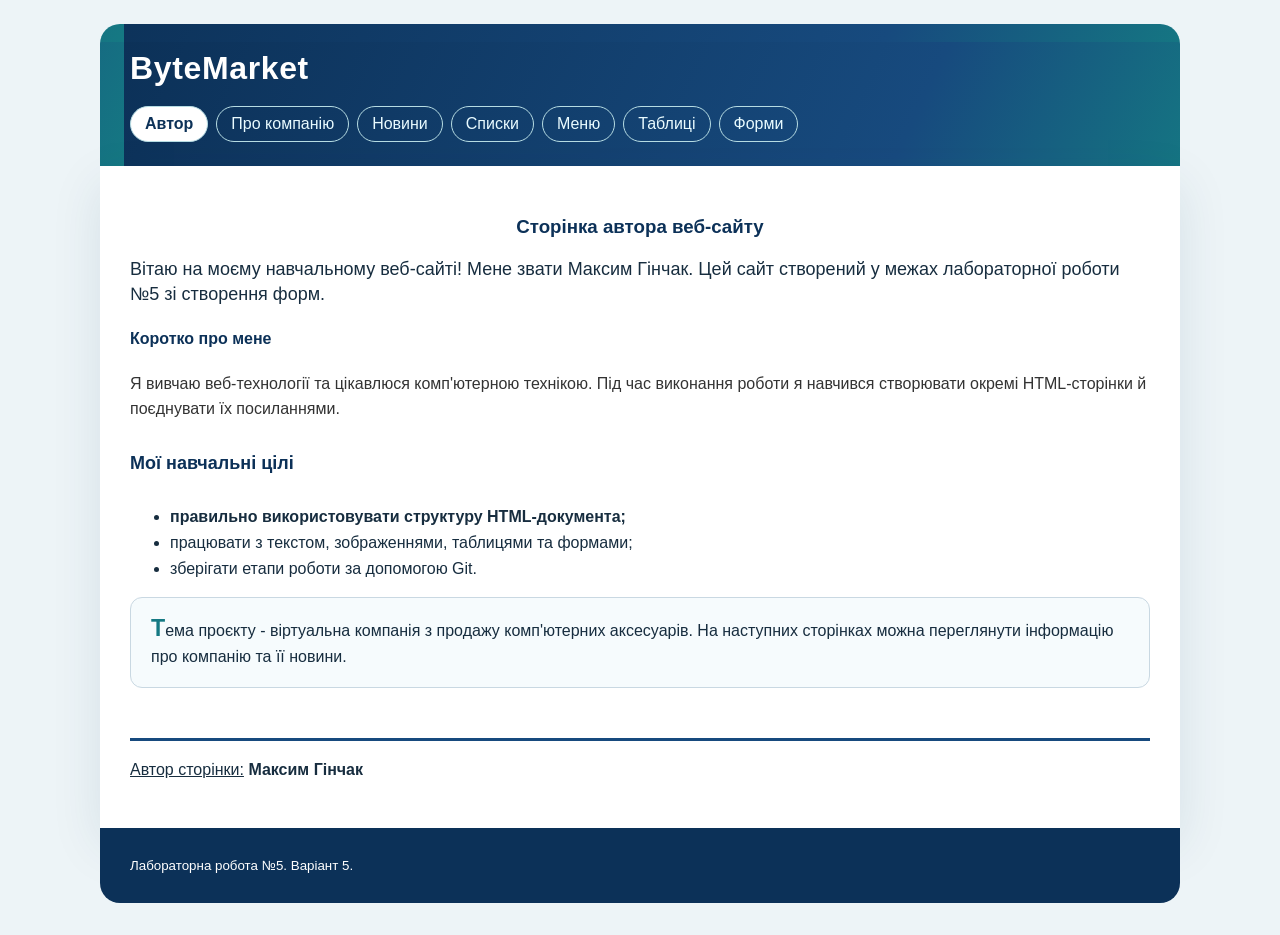
<file: index.html>
<!DOCTYPE html>
<html lang="uk">
<head>
  <meta charset="UTF-8">
  <meta name="Author" content="Максим Гінчак">
  <meta name="Description" content="Сторінка автора навчального веб-сайту ByteMarket">
  <meta name="Keywords" content="HTML, автор, лабораторна робота, комп'ютерні аксесуари">
  <meta name="viewport" content="width=device-width, initial-scale=1.0">
  <title>ByteMarket - сторінка автора</title>
  <link rel="stylesheet" href="assets/css/styles.css">
</head>
<body>
  <header class="site-header">
    <h1>ByteMarket</h1>
    <nav id="site-navigation" aria-label="Головна навігація">
      <a class="active" aria-current="page" href="index.html">Автор</a>
      <a href="company.html">Про компанію</a>
      <a href="news.html">Новини</a>
      <a href="lists.html">Списки</a>
      <a href="menu.html">Меню</a>
      <a href="tables.html">Таблиці</a>
      <a href="forms.html">Форми</a>
    </nav>
  </header>

  <main class="site-main">
    <h3 id="author-title" title="Сторінка автора">Сторінка автора веб-сайту</h3>

    <p class="author-greeting" title="Привітання від автора">
      Вітаю на моєму навчальному веб-сайті! Мене звати Максим Гінчак. Цей сайт створений
      у межах лабораторної роботи №5 зі створення форм.
    </p>

    <h4 id="about-author" title="Інформація про автора" lang="uk">Коротко про мене</h4>
    <p class="author-interests" title="Інтереси автора">
      Я вивчаю веб-технології та цікавлюся комп'ютерною технікою. Під час виконання
      роботи я навчився створювати окремі HTML-сторінки й поєднувати їх посиланнями.
    </p>

    <h5 class="author-goals" title="Навички автора">Мої навчальні цілі</h5>
    <ul>
      <li>правильно використовувати структуру HTML-документа;</li>
      <li>працювати з текстом, зображеннями, таблицями та формами;</li>
      <li>зберігати етапи роботи за допомогою Git.</li>
    </ul>

    <p class="intro-note" title="Опис проєкту">
      Тема проєкту - віртуальна компанія з продажу комп'ютерних аксесуарів.
      На наступних сторінках можна переглянути інформацію про компанію та її новини.
    </p>

    <br id="author-break" class="page-break" clear="all">
    <hr class="author-divider">

    <p>
      <u id="author-signature" title="Підпис автора" lang="uk">Автор сторінки:</u>
      <b id="author-name" class="author" lang="uk">Максим Гінчак</b>
    </p>
  </main>

  <footer class="site-footer">
    <small>Лабораторна робота №5. Варіант 5.</small>
  </footer>
</body>
</html>
</file>
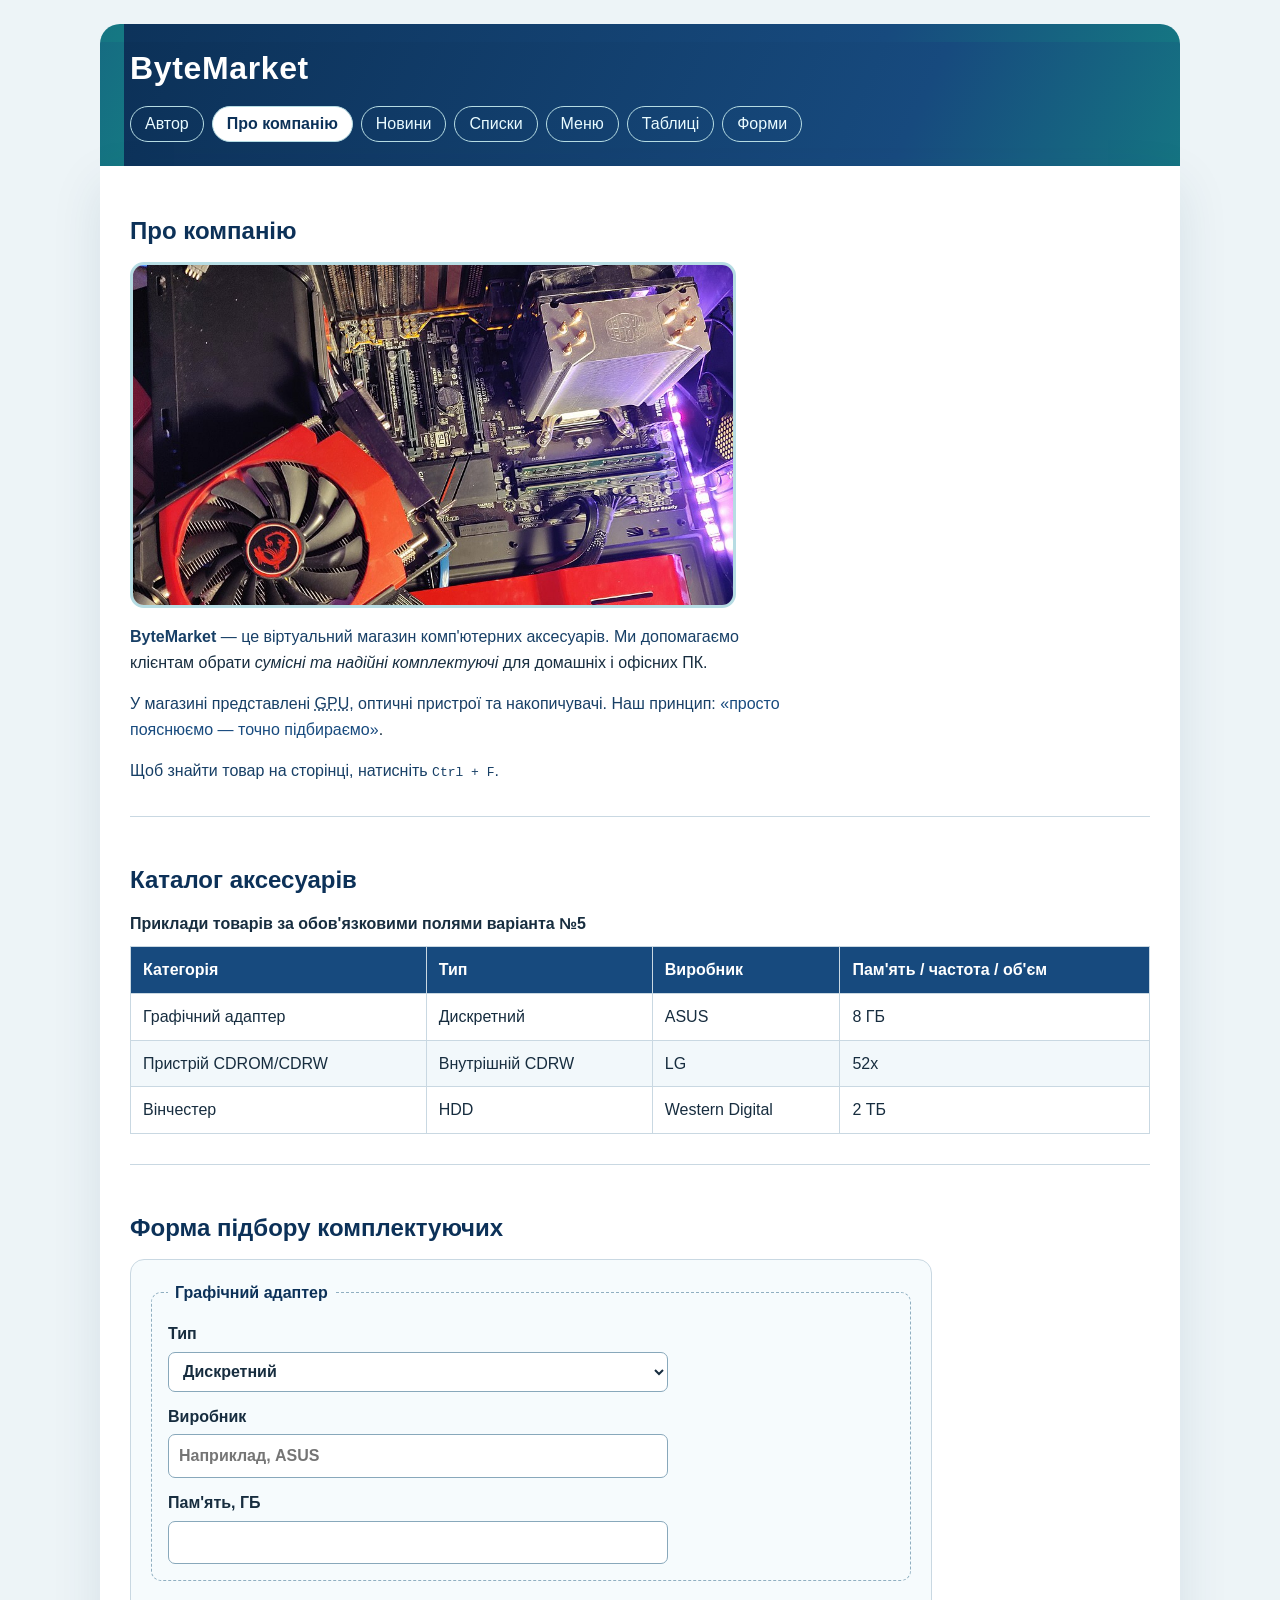
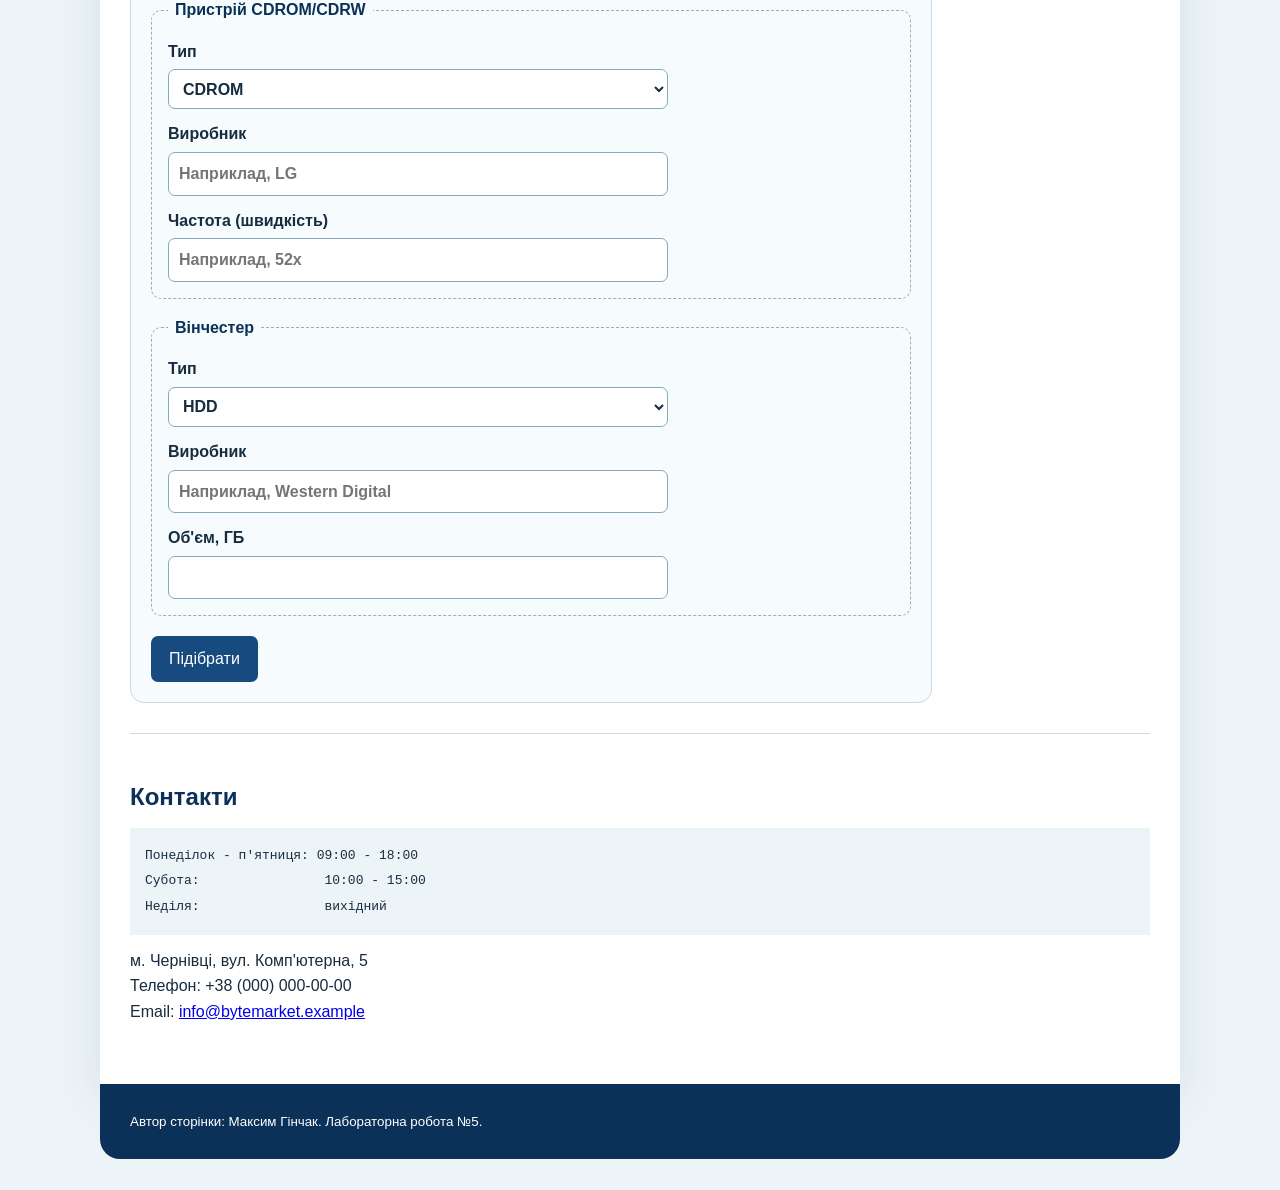
<file: company.html>
<!DOCTYPE html>
<html lang="uk">
<head>
  <meta charset="UTF-8">
  <meta name="Author" content="Максим Гінчак">
  <meta name="Description" content="Інформація про віртуальну компанію ByteMarket">
  <meta name="Keywords" content="комп'ютерні аксесуари, графічний адаптер, CDROM, CDRW, вінчестер">
  <meta name="viewport" content="width=device-width, initial-scale=1.0">
  <title>ByteMarket — про компанію</title>
  <link rel="stylesheet" href="assets/css/styles.css">
</head>
<body>
  <header class="site-header">
    <h1>ByteMarket</h1>
    <nav id="site-navigation" aria-label="Головна навігація">
      <a href="index.html">Автор</a>
      <a class="active" aria-current="page" href="company.html">Про компанію</a>
      <a href="news.html">Новини</a>
      <a href="lists.html">Списки</a>
      <a href="menu.html">Меню</a>
      <a href="tables.html">Таблиці</a>
      <a href="forms.html">Форми</a>
    </nav>
  </header>

  <main class="site-main">
    <section class="content-section">
      <h2>Про компанію</h2>
      <img
        id="company-image"
        title="Комп'ютер із графічним адаптером"
        lang="uk"
        dir="ltr"
        src="assets/images/graphics-card.jpg"
        class="main-image"
        alt="Внутрішні компоненти комп'ютера з графічним адаптером">

      <p>
        <strong id="company-name" title="Назва віртуальної компанії">ByteMarket</strong> —
        це віртуальний магазин комп'ютерних аксесуарів. Ми допомагаємо клієнтам обрати
        <em class="important" lang="uk">сумісні та надійні комплектуючі</em> для домашніх і офісних ПК.
      </p>

      <p>
        У магазині представлені <abbr class="term" lang="uk" title="графічні процесори">GPU</abbr>,
        оптичні пристрої та накопичувачі. Наш принцип:
        <q id="company-quote" dir="ltr">просто пояснюємо — точно підбираємо</q>.
      </p>

      <p>Щоб знайти товар на сторінці, натисніть <kbd class="keyboard" lang="uk">Ctrl + F</kbd>.</p>
    </section>

    <section class="content-section">
      <h2>Каталог аксесуарів</h2>
      <table>
        <caption>Приклади товарів за обов'язковими полями варіанта №5</caption>
        <thead>
          <tr>
            <th>Категорія</th>
            <th>Тип</th>
            <th>Виробник</th>
            <th>Пам'ять / частота / об'єм</th>
          </tr>
        </thead>
        <tbody>
          <tr>
            <td>Графічний адаптер</td>
            <td>Дискретний</td>
            <td>ASUS</td>
            <td>8 ГБ</td>
          </tr>
          <tr>
            <td>Пристрій CDROM/CDRW</td>
            <td>Внутрішній CDRW</td>
            <td>LG</td>
            <td>52x</td>
          </tr>
          <tr>
            <td>Вінчестер</td>
            <td>HDD</td>
            <td>Western Digital</td>
            <td>2 ТБ</td>
          </tr>
        </tbody>
      </table>
    </section>

    <section class="content-section">
      <h2>Форма підбору комплектуючих</h2>
      <form action="#" method="get">
        <fieldset>
          <legend>Графічний адаптер</legend>
          <label>Тип
            <select name="gpu-type">
              <option>Дискретний</option>
              <option>Інтегрований</option>
            </select>
          </label>
          <label>Виробник <input type="text" name="gpu-manufacturer" placeholder="Наприклад, ASUS"></label>
          <label>Пам'ять, ГБ <input type="number" name="gpu-memory" min="1" max="48"></label>
        </fieldset>

        <fieldset>
          <legend>Пристрій CDROM/CDRW</legend>
          <label>Тип
            <select name="optical-type">
              <option>CDROM</option>
              <option>CDRW</option>
            </select>
          </label>
          <label>Виробник <input type="text" name="optical-manufacturer" placeholder="Наприклад, LG"></label>
          <label>Частота (швидкість) <input type="text" name="optical-speed" placeholder="Наприклад, 52x"></label>
        </fieldset>

        <fieldset>
          <legend>Вінчестер</legend>
          <label>Тип
            <select name="drive-type">
              <option>HDD</option>
              <option>SSD</option>
            </select>
          </label>
          <label>Виробник <input type="text" name="drive-manufacturer" placeholder="Наприклад, Western Digital"></label>
          <label>Об'єм, ГБ <input type="number" name="drive-capacity" min="128" step="128"></label>
        </fieldset>

        <button type="submit">Підібрати</button>
      </form>
    </section>

    <section class="content-section">
      <h2>Контакти</h2>
      <pre id="work-hours" title="Графік роботи">
Понеділок - п'ятниця: 09:00 - 18:00
Субота:                10:00 - 15:00
Неділя:                вихідний</pre>

      <address dir="ltr">
        м. Чернівці, вул. Комп'ютерна, 5<br>
        Телефон: +38 (000) 000-00-00<br>
        Email: <a href="mailto:info@bytemarket.example">info@bytemarket.example</a>
      </address>
    </section>
  </main>

  <footer class="site-footer">
    <small>Автор сторінки: Максим Гінчак. Лабораторна робота №5.</small>
  </footer>
</body>
</html>
</file>
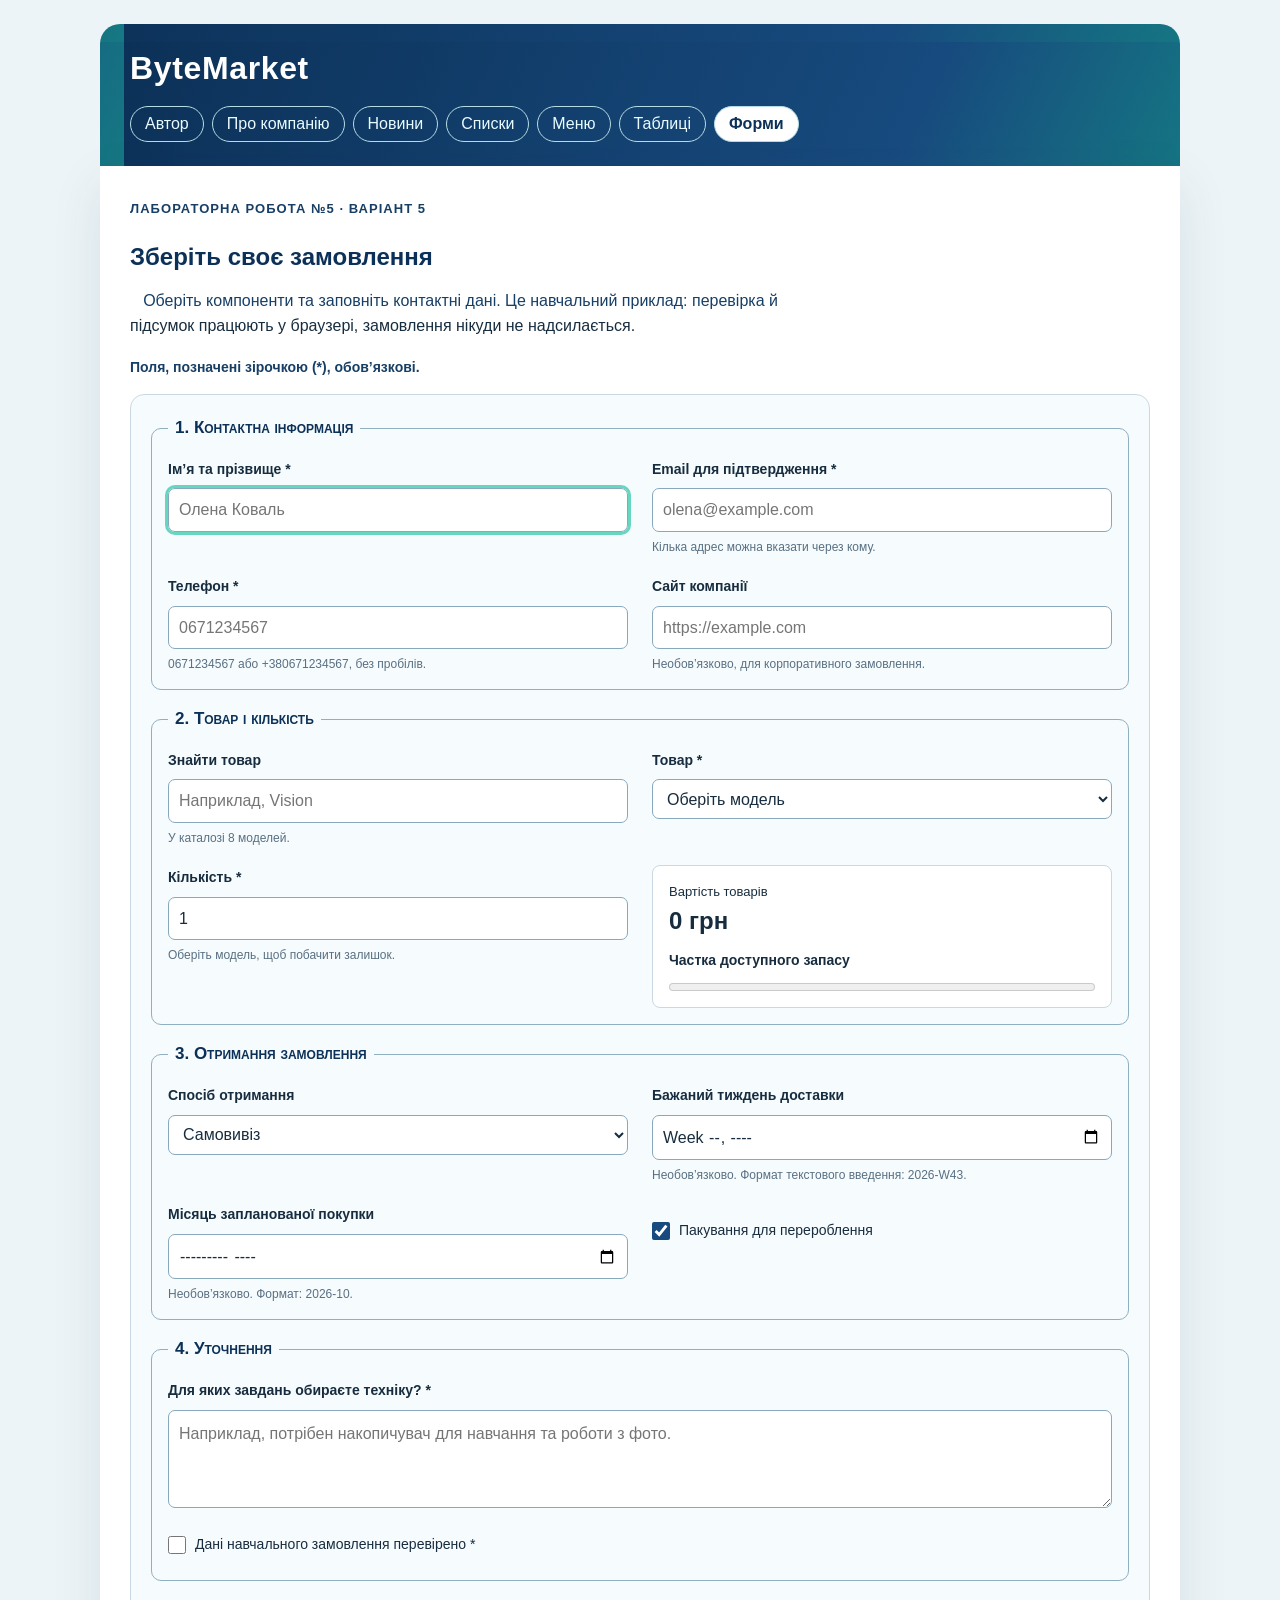
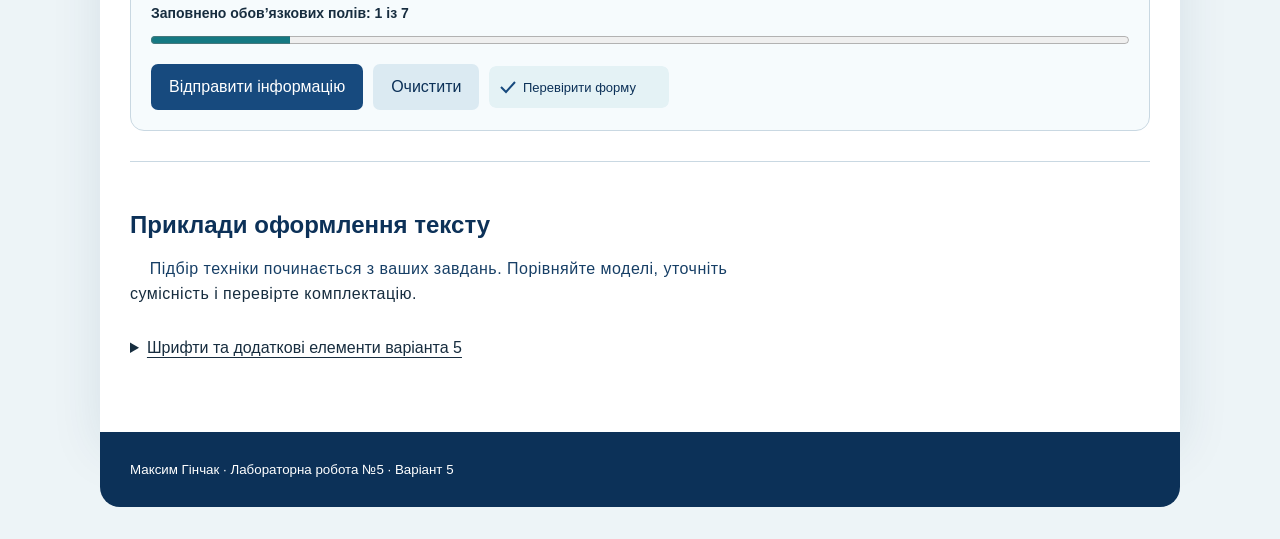
<file: forms.html>
<!DOCTYPE html>
<html lang="uk">
<head>
  <meta charset="UTF-8">
  <meta name="author" content="Максим Гінчак">
  <meta name="description" content="Форма замовлення ByteMarket. Лабораторна робота №5, варіант 5.">
  <meta name="viewport" content="width=device-width, initial-scale=1.0">
  <title>ByteMarket — форми замовлення</title>
  <link rel="icon" href="assets/images/favicon.svg" type="image/svg+xml">
  <link rel="stylesheet" href="assets/css/styles.css">
  <link rel="stylesheet" href="assets/css/forms.css">
  <script src="assets/js/forms.js" defer></script>
</head>
<body>
  <header class="site-header">
    <h1>ByteMarket</h1>
    <nav aria-label="Головна навігація">
      <a href="index.html">Автор</a>
      <a href="company.html">Про компанію</a>
      <a href="news.html">Новини</a>
      <a href="lists.html">Списки</a>
      <a href="menu.html">Меню</a>
      <a href="tables.html">Таблиці</a>
      <a href="forms.html" class="active" aria-current="page">Форми</a>
    </nav>
  </header>
  <main class="site-main">
    <section class="content-section" aria-labelledby="forms-title">
      <p class="eyebrow">Лабораторна робота №5 · Варіант 5</p>
      <h2 id="forms-title">Зберіть своє замовлення</h2>
      <p class="form-intro">Оберіть компоненти та заповніть контактні дані. Це навчальний приклад: перевірка й підсумок працюють у браузері, замовлення нікуди не надсилається.</p>
      <p class="required-note">Поля, позначені зірочкою (*), обов’язкові.</p>
      <noscript><p>Для локальної перевірки та підсумку увімкніть JavaScript. Без нього кнопки надсилання вимкнені.</p></noscript>
      <form id="order-form" name="order" autocomplete="on" action="#" class="order-form" dir="ltr" style="font-style: normal;" lang="uk">
        <fieldset id="contact-fields">
          <legend lang="uk" title="Контактні дані покупця" dir="ltr">1. Контактна інформація</legend>
          <div class="form-grid">
            <div class="field">
              <!-- Атрибут form у label залишено на вимогу варіанта 5. -->
              <!--suppress HtmlUnknownAttribute -->
              <label id="customer-label" for="customer" form="order-form" title="Від 2 до 80 символів">Ім’я та прізвище *</label>
              <input id="customer" name="customer" type="text" required minlength="2" maxlength="80" autocomplete="name" autofocus style="font-weight: 400;" placeholder="Олена Коваль"></div>
            <div class="field"><label for="email">Email для підтвердження *</label>
              <input id="email" name="email" type="email" multiple required autocomplete="email" maxlength="160" placeholder="olena@example.com" aria-describedby="email-hint">
              <small id="email-hint">Кілька адрес можна вказати через кому.</small></div>
            <div class="field"><label for="phone">Телефон *</label>
              <input id="phone" name="phone" type="tel" required autocomplete="tel" maxlength="13" pattern="(\+380|0)[0-9]{9}" placeholder="0671234567" aria-describedby="phone-hint">
              <small id="phone-hint">0671234567 або +380671234567, без пробілів.</small></div>
            <div class="field"><label for="website">Сайт компанії</label>
              <input id="website" name="website" type="url" autocomplete="url" maxlength="200" placeholder="https://example.com">
              <small>Необов’язково, для корпоративного замовлення.</small></div>
          </div>
        </fieldset>
        <fieldset id="product-fields">
          <legend lang="uk" title="Вибір товару та кількості" dir="ltr">2. Товар і кількість</legend>
          <div class="form-grid">
            <div class="field"><label for="product-search">Знайти товар</label>
              <input id="product-search" name="search" type="search" maxlength="60" placeholder="Наприклад, Vision" aria-describedby="search-status">
              <small id="search-status" role="status">У каталозі 8 моделей.</small></div>
            <div class="field"><label for="product">Товар *</label>
              <select id="product" name="product" required>
                <option value="" selected>Оберіть модель</option>
                <optgroup label="Графічні адаптери" style="font-style: normal;" class="product-group" id="gpu-options">
                  <option value="vision" data-price="8900" data-stock="12">BM Vision 8G — 8 900 грн</option>
                  <option value="vision-kit" data-price="9150" data-stock="8">BM Vision 8G + HDMI — 9 150 грн</option>
                </optgroup>
                <optgroup label="Накопичувачі">
                  <option value="swift" data-price="2600" data-stock="20">BM Swift 1TB — 2 600 грн</option>
                  <option value="archive" data-price="2100" data-stock="15">BM Archive 2TB — 2 100 грн</option>
                </optgroup>
                <optgroup label="Оптичні приводи">
                  <option value="disc" data-price="850" data-stock="6">BM Disc RW — 850 грн</option>
                  <option value="portable" data-price="1200" data-stock="10">BM Disc Portable — 1 200 грн</option>
                </optgroup>
                <optgroup label="Аксесуари">
                  <option value="mouse" data-price="450" data-stock="30">BM Click Pro — 450 грн</option>
                  <option value="keyboard" data-price="650" data-stock="25">BM Type Classic — 650 грн</option>
                </optgroup>
              </select></div>
            <div class="field"><label for="quantity">Кількість *</label>
              <input id="quantity" name="quantity" type="number" value="1" min="1" max="30" step="1" required aria-describedby="stock-hint">
              <small id="stock-hint">Оберіть модель, щоб побачити залишок.</small></div>
            <div class="field total-card"><span>Вартість товарів</span><output id="total" for="product quantity" form="order-form">0 грн</output>
              <label for="stock-meter">Частка доступного запасу</label>
              <meter id="stock-meter" class="stock-meter" title="Кількість замовлених одиниць відносно залишку" max="30" min="0" high="24" low="1" optimum="1" value="0">0 із 30</meter>
            </div>
          </div>
        </fieldset>
        <fieldset id="delivery-fields">
          <legend lang="uk" title="Бажані строки та спосіб отримання" dir="ltr">3. Отримання замовлення</legend>
          <div class="form-grid">
            <div class="field"><label for="delivery-method">Спосіб отримання</label>
              <select id="delivery-method" name="delivery"><option value="pickup">Самовивіз</option><option value="post">Поштове відділення</option><option value="courier">Кур’єр</option></select></div>
            <div class="field"><label for="delivery-week">Бажаний тиждень доставки</label>
              <input id="delivery-week" name="week" type="week"><small>Необов’язково. Формат текстового введення: 2026-W43.</small></div>
            <div class="field"><label for="purchase-month">Місяць запланованої покупки</label>
              <input id="purchase-month" name="month" type="month"><small>Необов’язково. Формат: 2026-10.</small></div>
            <div class="field"><label class="check-label" for="packaging"><input id="packaging" name="packaging" type="checkbox" value="recyclable" checked> Пакування для перероблення</label></div>
          </div>
        </fieldset>
        <fieldset id="request-fields">
          <legend lang="uk" title="Побажання до замовлення" dir="ltr">4. Уточнення</legend>
          <label for="request">Для яких завдань обираєте техніку? *</label>
          <textarea id="request" name="request" dirname="request.dir" lang="uk" title="Від 10 до 500 символів" required class="request-text" style="resize: vertical;" minlength="10" maxlength="500" rows="3" placeholder="Наприклад, потрібен накопичувач для навчання та роботи з фото."></textarea>
          <label class="check-label" for="confirmation"><input id="confirmation" name="confirmation" type="checkbox" value="confirmed" required> Дані навчального замовлення перевірено *</label>
        </fieldset>
        <div id="completion-panel" class="completion-panel">
          <label for="form-progress">Заповнено обов’язкових полів: <span id="progress-text">1 із 7</span></label>
          <progress max="7" id="form-progress" lang="uk" value="1">1 із 7</progress>
          <p id="validation-status" role="status" aria-live="polite"></p>
        </div>
        <div class="form-actions">
          <input id="submit-order" type="submit" value="Відправити інформацію" formtarget="_self" disabled>
          <button form="order-form" type="reset" name="clear">Очистити</button>
          <input id="preview-order" type="image" src="assets/images/check-order.svg" alt="Перевірити форму" width="180" height="42" formtarget="_self" disabled>
        </div>
      </form>
      <section id="order-result" class="order-result" aria-labelledby="result-title" hidden>
        <h3 id="result-title">Дані перевірено</h3>
        <p id="result-message"></p>
        <dl id="result-details"></dl>
      </section>
    </section>
    <section class="content-section typography-section" aria-labelledby="typography-title">
      <h2 id="typography-title">Приклади оформлення тексту</h2>
      <p class="typography-intro">Підбір техніки починається з ваших завдань. Порівняйте моделі, уточніть сумісність і перевірте комплектацію.</p>
      <details id="learning-details">
        <summary title="Приклади HTML і CSS варіанта 5" class="learning-summary" id="learning-summary">Шрифти та додаткові елементи варіанта 5</summary>
        <div id="typography-samples" class="typography-samples">
          <p class="family-sans">ByteMarket: sans-serif, вага 900.</p>
          <p class="family-lucida">ByteMarket: Lucida Sans Unicode, легший шрифт.</p>
          <p class="family-regular">ByteMarket: Lucida Sans Regular, small-caps.</p>
          <p class="family-geneva">ByteMarket: Geneva, semi-condensed.</p>
          <p class="family-narrow">ByteMarket: Arial Narrow, extra-expanded.</p>
          <p class="system-font">Шрифт системних піктограм: font: icon.</p>
          <pre class="preformatted-sample">Модель       Кількість
BM Vision    1</pre>
          <label for="operator-note">Службова примітка (лише для перегляду)</label>
          <textarea id="operator-note" disabled dirname="operator-note.dir" lang="uk" title="Недоступне для редагування поле" class="disabled-text" style="resize: none;" rows="2">Навчальний каталог. Дані вигадані.</textarea>
          <button form="order-form" type="button" name="unavailable" disabled>Недоступна дія</button>
          <p>Застарілий тег keygen наведено за умовою; сучасний браузер не створює через нього ключі.</p>
          <!-- Застарілий keygen залишено лише на вимогу варіанта 5. -->
          <!--suppress HtmlDeprecatedTag,XmlDeprecatedElement -->
          <keygen id="legacy-keygen" dir="ltr" form="order-form" style="display: none;" lang="uk"></keygen>
          <p class="legacy-speech">Звукові властивості попередніх версій CSS наведено в forms.css для навчального прикладу.</p>
        </div>
      </details>
    </section>
  </main>
  <footer class="site-footer"><small>Максим Гінчак · Лабораторна робота №5 · Варіант 5</small></footer>
</body>
</html>
</file>
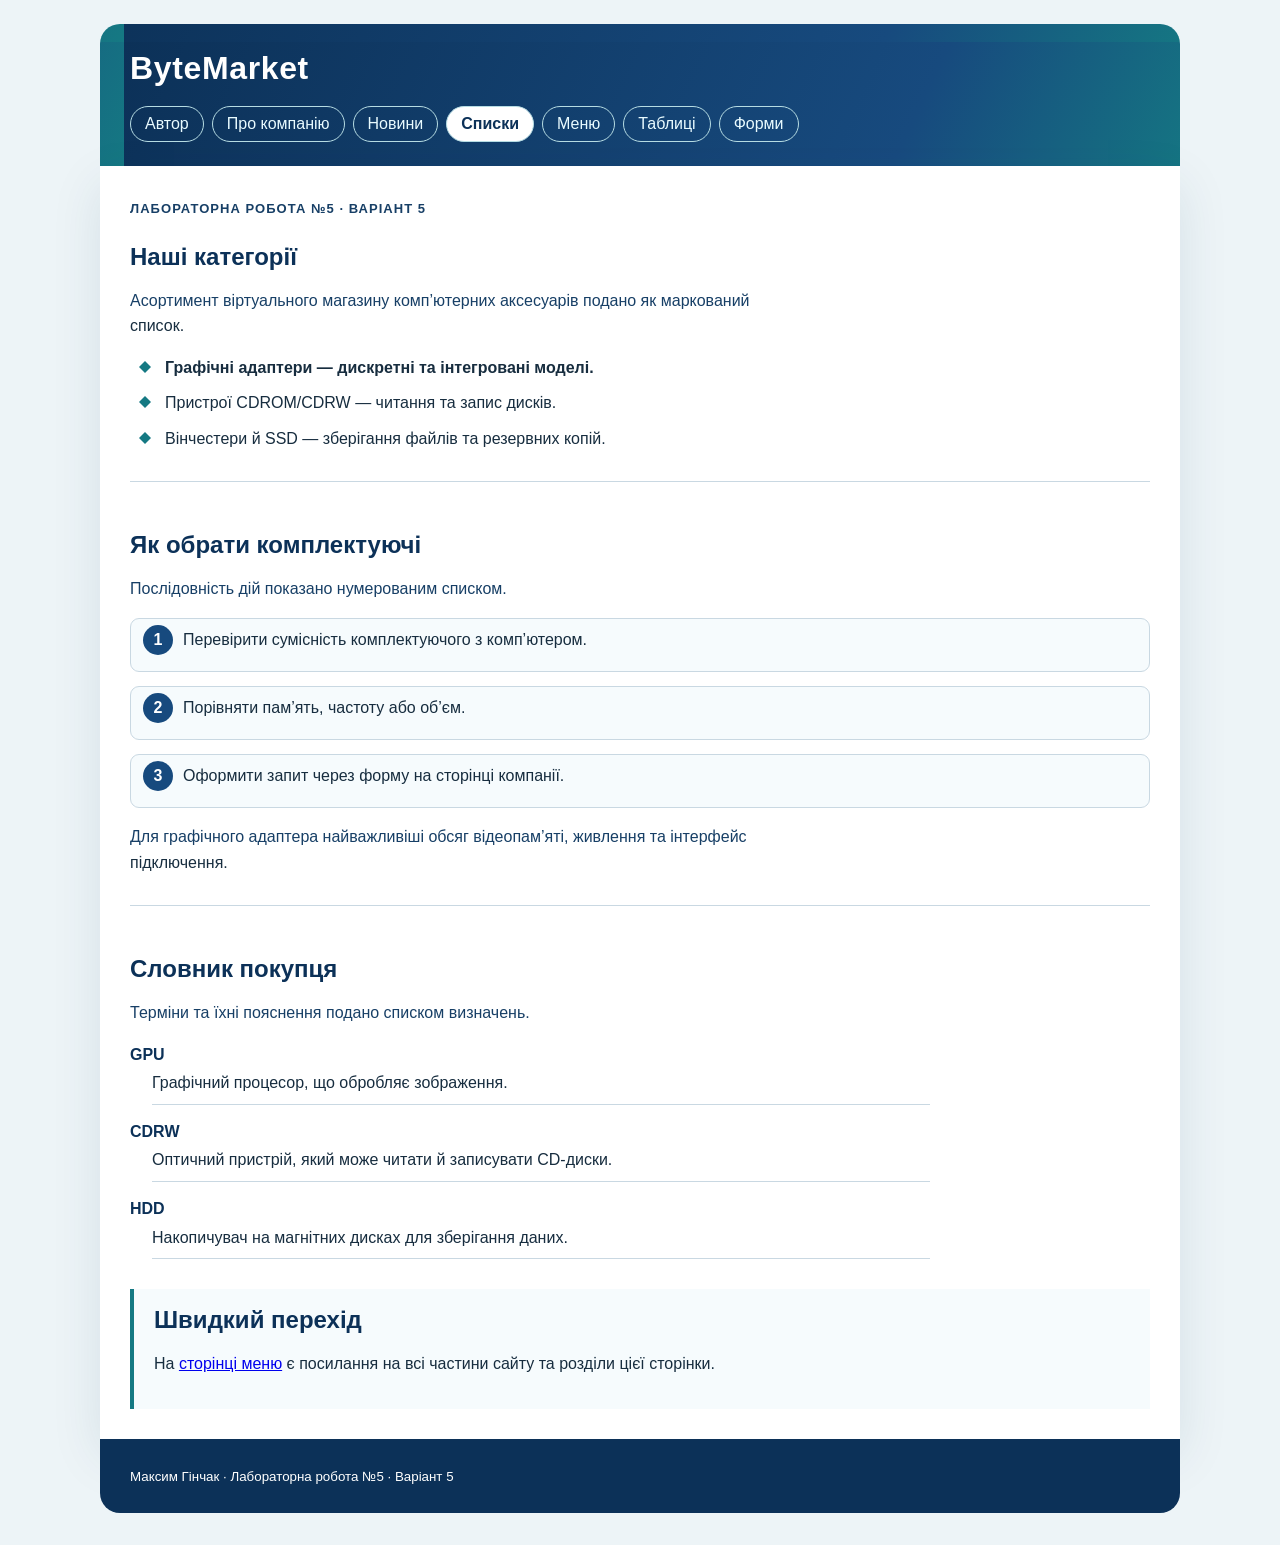
<file: lists.html>
<!DOCTYPE html>
<html lang="uk">
<head>
  <meta charset="UTF-8">
  <meta name="Author" content="Максим Гінчак">
  <meta name="Description" content="Списки товарів і послуг ByteMarket — лабораторна робота №5">
  <meta name="viewport" content="width=device-width, initial-scale=1.0">
  <title>ByteMarket — списки товарів</title>
  <link rel="stylesheet" href="assets/css/styles.css">
</head>
<body>
  <header class="site-header">
    <h1>ByteMarket</h1>
    <nav id="site-navigation" aria-label="Головна навігація">
      <a href="index.html">Автор</a>
      <a href="company.html">Про компанію</a>
      <a href="news.html">Новини</a>
      <a class="active" aria-current="page" href="lists.html">Списки</a>
      <a href="menu.html">Меню</a>
      <a href="tables.html">Таблиці</a>
      <a href="forms.html">Форми</a>
    </nav>
  </header>

  <main class="site-main">
    <section class="content-section" id="categories">
      <p class="eyebrow">Лабораторна робота №5 · Варіант 5</p>
      <h2>Наші категорії</h2>
      <p>Асортимент віртуального магазину комп’ютерних аксесуарів подано як маркований список.</p>
      <ul class="catalog-list" compact title="Категорії ByteMarket" start="1">
        <li class="catalog-item" id="graphics-item" title="Графічні адаптери">Графічні адаптери — дискретні та інтегровані моделі.</li>
        <li class="catalog-item" id="optical-item" title="Оптичні пристрої">Пристрої CDROM/CDRW — читання та запис дисків.</li>
        <li class="catalog-item" id="storage-item" title="Накопичувачі">Вінчестери й SSD — зберігання файлів та резервних копій.</li>
      </ul>
    </section>

    <section class="content-section" id="selection-steps">
      <h2>Як обрати комплектуючі</h2>
      <p>Послідовність дій показано нумерованим списком.</p>
      <ol class="steps-list" id="buying-steps" type="1" compact>
        <li class="step-item" id="step-compatibility" title="Сумісність">Перевірити сумісність комплектуючого з комп’ютером.</li>
        <li class="step-item" id="step-specifications" title="Характеристики">Порівняти пам’ять, частоту або об’єм.</li>
        <li class="step-item" id="step-order" title="Замовлення">Оформити запит через форму на сторінці компанії.</li>
      </ol>
      <p>Для графічного адаптера найважливіші обсяг відеопам’яті, живлення та інтерфейс підключення.</p>
    </section>

    <section class="content-section" id="terms">
      <h2>Словник покупця</h2>
      <p>Терміни та їхні пояснення подано списком визначень.</p>
      <dl class="terms-list" title="Визначення основних термінів" style="margin-bottom: 20px;">
        <dt>GPU</dt>
        <dd class="term-definition" title="Графічний процесор">Графічний процесор, що обробляє зображення.</dd>
        <dt>CDRW</dt>
        <dd class="term-definition" title="Оптичний привід">Оптичний пристрій, який може читати й записувати CD-диски.</dd>
        <dt>HDD</dt>
        <dd class="term-definition" title="Вінчестер">Накопичувач на магнітних дисках для зберігання даних.</dd>
      </dl>
    </section>

    <aside class="list-callout">
      <h2>Швидкий перехід</h2>
      <p>На <a href="menu.html">сторінці меню</a> є посилання на всі частини сайту та розділи цієї сторінки.</p>
    </aside>
  </main>
  <footer class="site-footer"><small>Максим Гінчак · Лабораторна робота №5 · Варіант 5</small></footer>
</body>
</html>
</file>
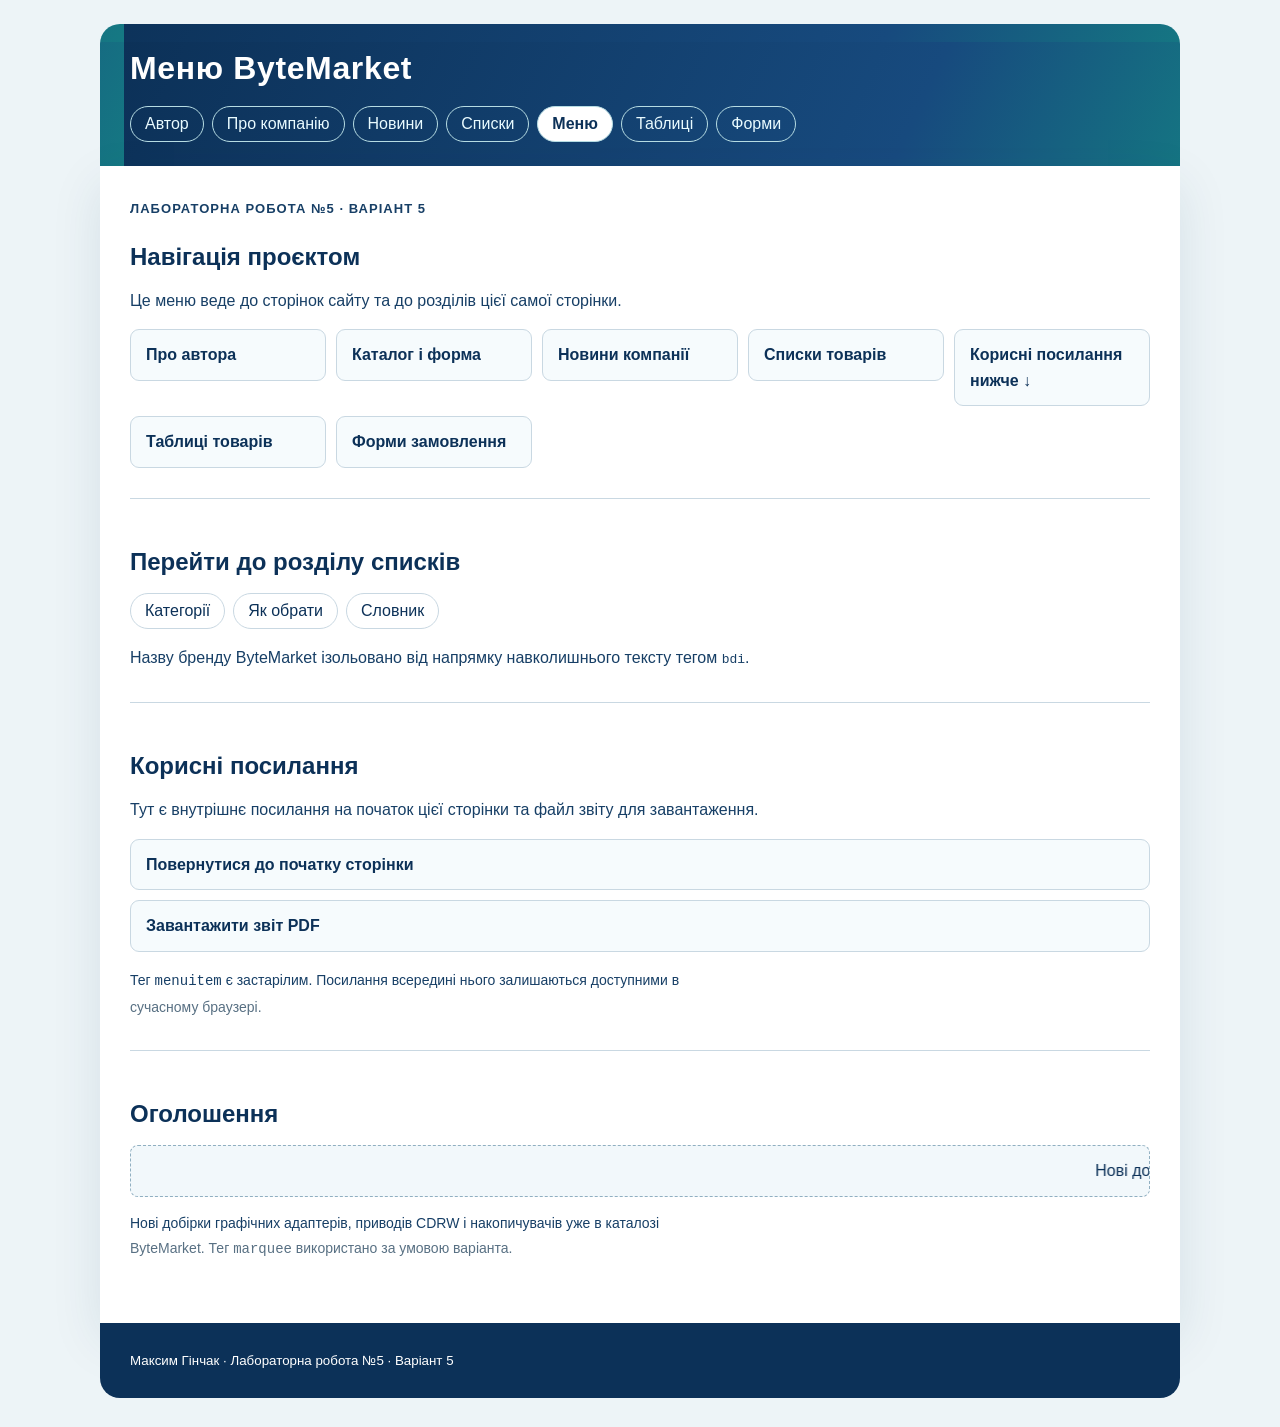
<file: menu.html>
<!DOCTYPE html>
<html lang="uk">
<head>
  <meta charset="UTF-8">
  <meta name="Author" content="Максим Гінчак">
  <meta name="Description" content="Меню та внутрішні посилання сайту ByteMarket — лабораторна робота №5">
  <meta name="viewport" content="width=device-width, initial-scale=1.0">
  <title>ByteMarket — меню сайту</title>
  <link rel="stylesheet" href="assets/css/styles.css">
  <link rel="icon" href="assets/images/favicon.svg" type="image/svg+xml" sizes="any" title="ByteMarket">
</head>
<body>
  <header class="site-header" id="top">
    <h1>Меню ByteMarket</h1>
    <nav id="site-navigation" aria-label="Головна навігація">
      <a href="index.html">Автор</a>
      <a href="company.html">Про компанію</a>
      <a href="news.html">Новини</a>
      <a href="lists.html">Списки</a>
      <a class="active" aria-current="page" href="menu.html">Меню</a>
      <a href="tables.html">Таблиці</a>
      <a href="forms.html">Форми</a>
    </nav>
  </header>

  <main class="site-main">
    <section class="content-section">
      <p class="eyebrow">Лабораторна робота №5 · Варіант 5</p>
      <h2>Навігація проєктом</h2>
      <p>Це меню веде до сторінок сайту та до розділів цієї самої сторінки.</p>
      <menu class="project-menu" type="toolbar" title="Меню проєкту ByteMarket" style="list-style-type: none;">
        <li><a name="author-link" id="author-link" href="index.html" target="_self" tabindex="0" accesskey="a">Про автора</a></li>
        <li><a href="company.html">Каталог і форма</a></li>
        <li><a href="news.html">Новини компанії</a></li>
        <li><a href="lists.html">Списки товарів</a></li>
        <li><a href="#useful-links">Корисні посилання нижче ↓</a></li>
      <li><a href="tables.html">Таблиці товарів</a></li>
        <li><a href="forms.html">Форми замовлення</a></li>
      </menu>
    </section>

    <section class="content-section" id="quick-areas">
      <h2>Перейти до розділу списків</h2>
      <nav id="section-navigation" aria-label="Розділи сторінки списків">
        <a href="lists.html#categories">Категорії</a>
        <a href="lists.html#selection-steps">Як обрати</a>
        <a href="lists.html#terms">Словник</a>
      </nav>
      <p>Назву бренду <bdi id="brand-name">ByteMarket</bdi> ізольовано від напрямку навколишнього тексту тегом <code>bdi</code>.</p>
    </section>

    <section class="content-section" id="useful-links">
      <h2>Корисні посилання</h2>
      <p>Тут є внутрішнє посилання на початок цієї сторінки та файл звіту для завантаження.</p>
      <menu class="resource-menu" title="Додаткові посилання">
        <menuitem dir="ltr" class="legacy-menu-item" style="display: list-item;"><a href="#top">Повернутися до початку сторінки</a></menuitem>
        <menuitem dir="ltr" class="legacy-menu-item" style="display: list-item;"><a href="report/lab5-htmlcss-variant5.pdf" download="lab5-htmlcss-variant5.pdf">Завантажити звіт PDF</a></menuitem>
      </menu>
      <p class="legacy-note">Тег <code>menuitem</code> є застарілим. Посилання всередині нього залишаються доступними в сучасному браузері.</p>
    </section>

    <section class="content-section" id="announcement">
      <h2>Оголошення</h2>
      <marquee id="store-marquee" class="store-marquee" truespeed vspace="8" direction="left" style="color: #0c3158;" scrollamount="3">Нові добірки графічних адаптерів, приводів CDRW і накопичувачів уже в каталозі ByteMarket.</marquee>
      <p class="legacy-note">Нові добірки графічних адаптерів, приводів CDRW і накопичувачів уже в каталозі ByteMarket. Тег <code>marquee</code> використано за умовою варіанта.</p>
    </section>
  </main>
  <footer class="site-footer"><small>Максим Гінчак · Лабораторна робота №5 · Варіант 5</small></footer>
</body>
</html>
</file>
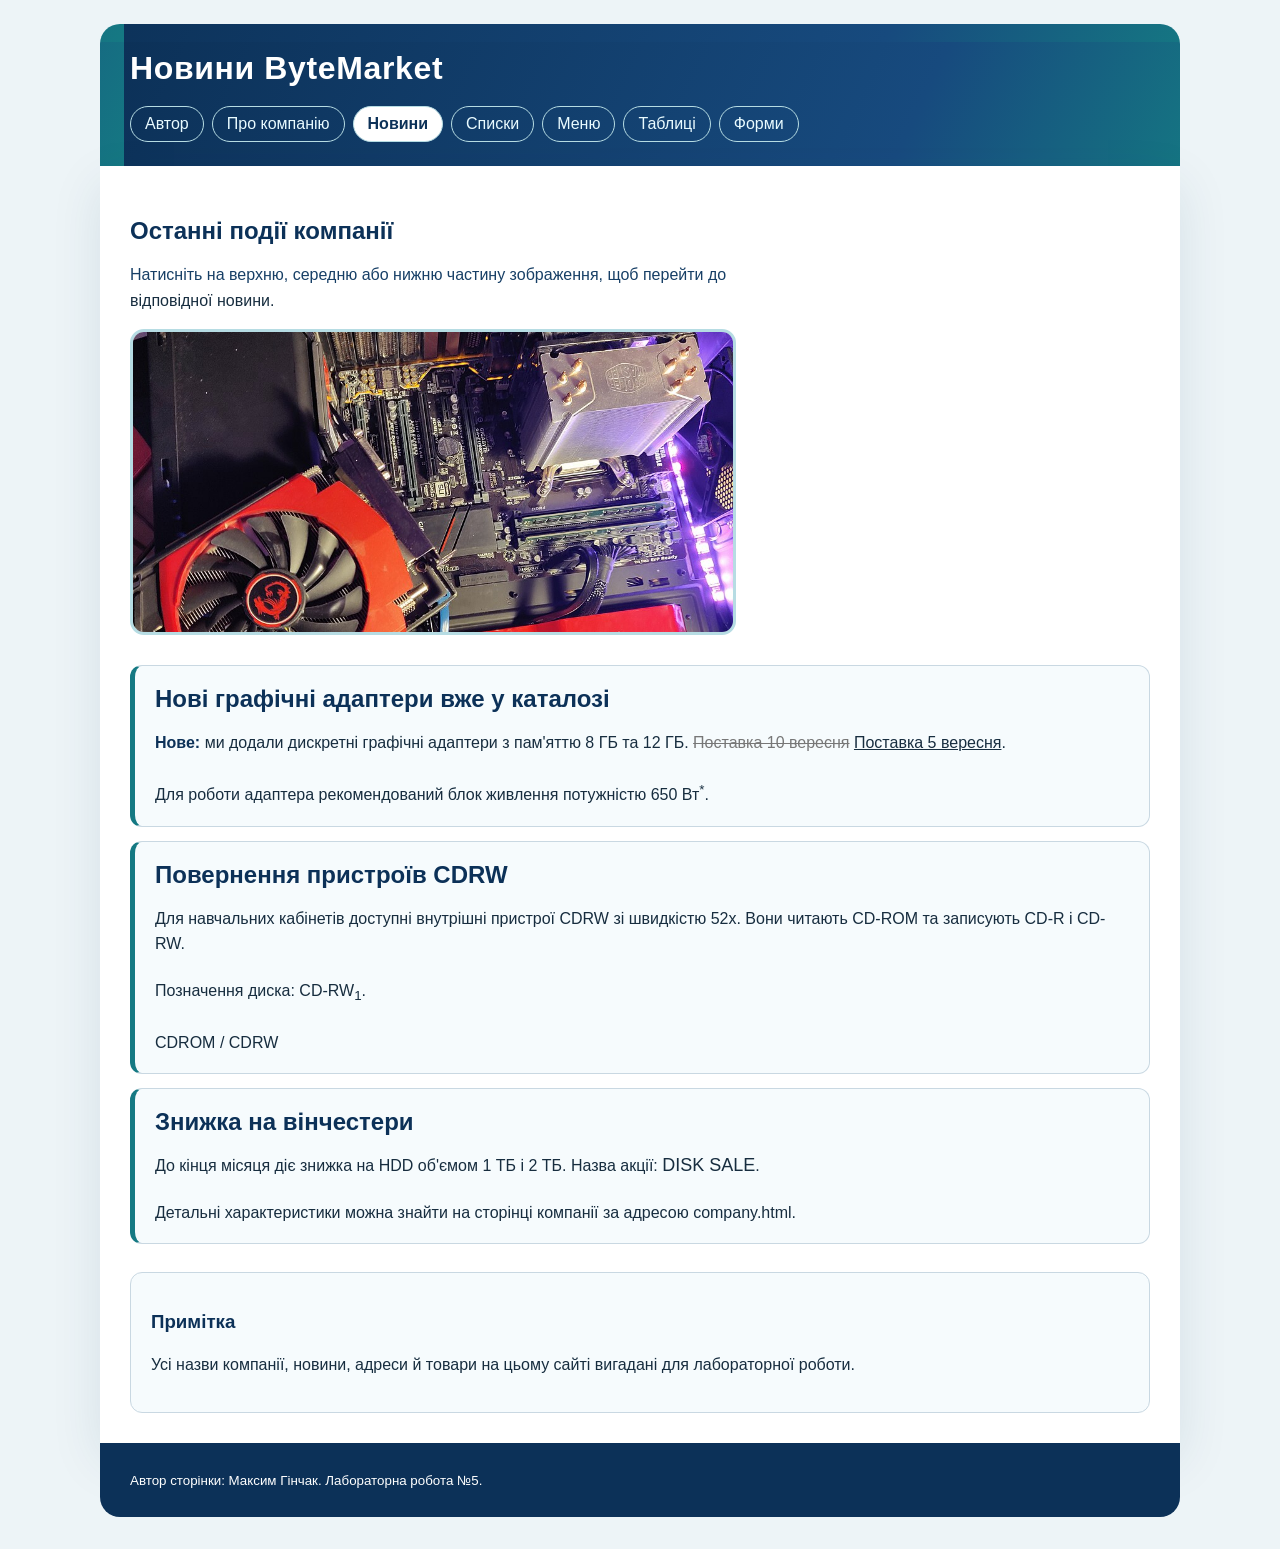
<file: news.html>
<!DOCTYPE html>
<html lang="uk">
<head>
  <meta charset="UTF-8">
  <meta name="Author" content="Максим Гінчак">
  <meta name="Description" content="Новини віртуальної компанії ByteMarket">
  <meta name="Keywords" content="новини, комп'ютерні аксесуари, ByteMarket">
  <meta name="viewport" content="width=device-width, initial-scale=1.0">
  <title>ByteMarket — новини</title>
  <link rel="stylesheet" href="assets/css/styles.css">
</head>
<body>
  <header id="news-header" class="page-header site-header">
    <h1>Новини ByteMarket</h1>
    <nav id="site-navigation" aria-label="Головна навігація">
      <a href="index.html">Автор</a>
      <a href="company.html">Про компанію</a>
      <a class="active" aria-current="page" href="news.html">Новини</a>
      <a href="lists.html">Списки</a>
      <a href="menu.html">Меню</a>
      <a href="tables.html">Таблиці</a>
      <a href="forms.html">Форми</a>
    </nav>
  </header>

  <main class="site-main">
    <section class="content-section">
      <h2>Останні події компанії</h2>
      <p>Натисніть на верхню, середню або нижню частину зображення, щоб перейти до відповідної новини.</p>

      <img
        src="assets/images/graphics-card.jpg"
        id="news-image"
        class="main-image"
        usemap="#news-map"
        alt="Комп'ютерні комплектуючі">

      <map
        name="news-map"
        tabindex="0"
        onblur=""
        accesskey="m"
        target="_self">
        <area href="#gpu-news" shape="rect" coords="0,0,960,426" lang="uk" alt="Новина про графічні адаптери">
        <area href="#optical-news" shape="rect" coords="0,427,960,852" lang="uk" alt="Новина про CDRW">
        <area href="#drive-news" shape="rect" coords="0,853,960,1280" lang="uk" alt="Новина про накопичувачі">
      </map>
    </section>

    <div id="news-list">
      <article id="gpu-news" class="news story">
        <h2>Нові графічні адаптери вже у каталозі</h2>
        <p>
          <span id="gpu-label" title="Позначка новини" class="new-label">Нове:</span>
          ми додали дискретні графічні адаптери з пам'яттю 8 ГБ та 12 ГБ.
          <del id="old-date" lang="uk">Поставка 10 вересня</del>
          <ins datetime="2026-09-01" lang="uk">Поставка 5 вересня</ins>.
        </p>
        <p>Для роботи адаптера рекомендований блок живлення потужністю 650 Вт<sup lang="uk">*</sup>.</p>
      </article>

      <article id="optical-news" class="news story">
        <h2>Повернення пристроїв CDRW</h2>
        <p>
          Для навчальних кабінетів доступні внутрішні пристрої CDRW зі швидкістю 52x.
          Вони читають CD-ROM та записують CD-R і CD-RW.
        </p>
        <p>Позначення диска: CD-RW<sub id="disk-index" class="index">1</sub>.</p>
        <p><bdo dir="ltr">CDROM / CDRW</bdo></p>
      </article>

      <article id="drive-news" class="news story">
        <h2>Знижка на вінчестери</h2>
        <p>
          До кінця місяця діє знижка на HDD об'ємом 1 ТБ і 2 ТБ. Назва акції:
          <ruby id="sale-name">DISK SALE</ruby>.
        </p>
        <p>
          Детальні характеристики можна знайти на сторінці компанії за адресою
          company.<wbr class="break-point">html.
        </p>
      </article>
    </div>

    <aside id="news-note" class="card">
      <h3>Примітка</h3>
      <p>Усі назви компанії, новини, адреси й товари на цьому сайті вигадані для лабораторної роботи.</p>
    </aside>
  </main>

  <footer class="site-footer">
    <small>Автор сторінки: Максим Гінчак. Лабораторна робота №5.</small>
  </footer>
</body>
</html>
</file>
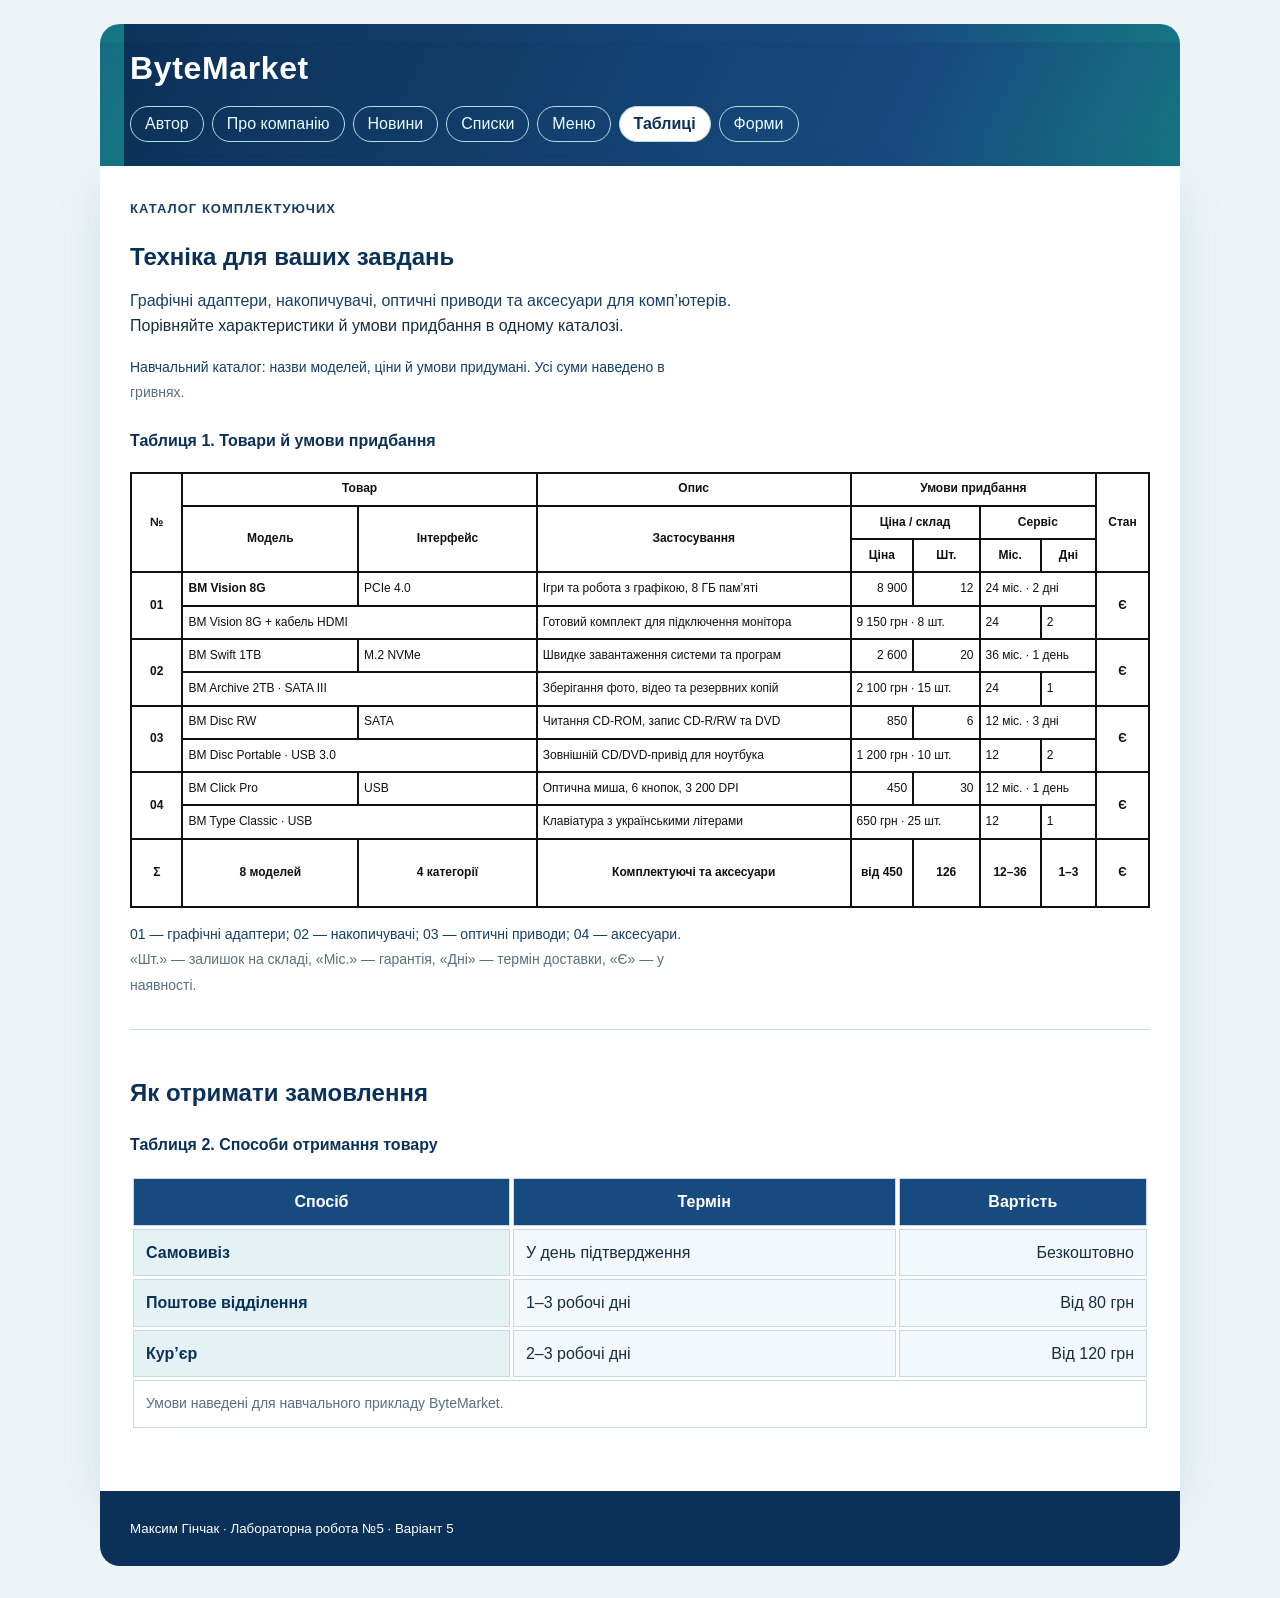
<file: tables.html>
<!DOCTYPE html>
<html lang="uk">
<head>
  <meta charset="UTF-8">
  <meta name="author" content="Максим Гінчак">
  <meta name="description" content="Таблиці товарів ByteMarket. Лабораторна робота №5, варіант 5.">
  <meta name="viewport" content="width=device-width, initial-scale=1.0">
  <title>ByteMarket — таблиці товарів</title>
  <link rel="icon" href="assets/images/favicon.svg" type="image/svg+xml">
  <link rel="stylesheet" href="assets/css/styles.css">
  <link rel="stylesheet" href="assets/css/tables.css">
</head>
<body>
  <header class="site-header">
    <h1>ByteMarket</h1>
    <nav aria-label="Головна навігація">
      <a href="index.html">Автор</a>
      <a href="company.html">Про компанію</a>
      <a href="news.html">Новини</a>
      <a href="lists.html">Списки</a>
      <a href="menu.html">Меню</a>
      <a class="active" aria-current="page" href="tables.html">Таблиці</a>
      <a href="forms.html">Форми</a>
    </nav>
  </header>
  <main class="site-main">
    <section class="content-section" aria-labelledby="catalog-title">
      <p class="eyebrow">Каталог комплектуючих</p>
      <h2 id="catalog-title">Техніка для ваших завдань</h2>
      <p>Графічні адаптери, накопичувачі, оптичні приводи та аксесуари для комп’ютерів.
        Порівняйте характеристики й умови придбання в одному каталозі.</p>
      <p class="catalog-note">Навчальний каталог: назви моделей, ціни й умови придумані.
        Усі суми наведено в гривнях.</p>
      <div class="table-scroll schema-scroll" role="region" aria-label="Каталог товарів із об’єднаними комірками" tabindex="0">
        <table id="variant-five-table" class="variant-table" bgcolor="#ffffff" border="1" cellpadding="10" cellspacing="0" aria-describedby="catalog-key">
          <caption class="table-caption" lang="uk">Таблиця 1. Товари й умови придбання</caption>
          <colgroup>
            <col span="1" class="number-column" charoff="0">
            <col span="1" class="model-column">
            <col span="1" class="interface-column">
            <col span="1" class="description-column">
            <col span="1" class="price-column">
            <col span="1" class="stock-column">
            <col span="1" class="warranty-column">
            <col span="1" class="delivery-column">
            <col span="1" class="status-column">
          </colgroup>
          <thead id="catalog-head" class="table-head" char="," align="center" valign="middle">
            <tr title="Основні групи стовпців" align="center" char="," bgcolor="#ffffff">
              <th id="group" rowspan="3" scope="col" axis="category">№</th>
              <th id="product" colspan="2" scope="colgroup" axis="product">Товар</th>
              <th id="description" scope="col" axis="description">Опис</th>
              <th id="terms" colspan="4" scope="colgroup" axis="purchase">Умови придбання</th>
              <th id="status" rowspan="3" scope="col" axis="status">Стан</th>
            </tr>
            <tr title="Характеристики товарів та групи умов">
              <th id="model" rowspan="2" headers="product" scope="col" axis="model">Модель</th>
              <th id="interface" rowspan="2" headers="product" scope="col" axis="interface">Інтерфейс</th>
              <th id="purpose" rowspan="2" headers="description" scope="col" axis="purpose">Застосування</th>
              <th id="availability" colspan="2" headers="terms" scope="colgroup" axis="availability">Ціна / склад</th>
              <th id="service" colspan="2" headers="terms" scope="colgroup" axis="service">Сервіс</th>
            </tr>
            <tr title="Деталізація умов придбання">
              <th id="price" headers="terms availability" scope="col" axis="price">Ціна</th>
              <th id="stock" headers="terms availability" scope="col" axis="stock">Шт.</th>
              <th id="warranty" headers="terms service" scope="col" axis="warranty">Міс.</th>
              <th id="delivery" headers="terms service" scope="col" axis="delivery">Дні</th>
            </tr>
          </thead>
          <tbody id="catalog-body">
            <tr title="Графічні адаптери: стандартна комплектація" class="group-start">
              <th id="gpu" rowspan="2" scope="rowgroup">01</th>
              <td id="gpu-model" class="model-cell" style="font-weight: 700;" axis="model" headers="gpu model">BM Vision 8G</td>
              <td headers="gpu interface">PCIe 4.0</td>
              <td headers="gpu purpose">Ігри та робота з графікою, 8 ГБ пам’яті</td>
              <td class="numeric" headers="gpu price">8 900</td>
              <td class="numeric" headers="gpu stock">12</td>
              <td colspan="2" headers="gpu warranty delivery">24 міс. · 2 дні</td>
              <td rowspan="2" headers="gpu status" class="status-cell">Є</td>
            </tr>
            <tr title="Графічні адаптери: комплект із кабелем">
              <td colspan="2" headers="gpu model interface">BM Vision 8G + кабель HDMI</td>
              <td headers="gpu purpose">Готовий комплект для підключення монітора</td>
              <td colspan="2" headers="gpu price stock">9 150 грн · 8 шт.</td>
              <td headers="gpu warranty">24</td>
              <td headers="gpu delivery">2</td>
            </tr>
            <tr title="Накопичувачі: твердотільний диск" class="group-start">
              <th id="storage" rowspan="2" scope="rowgroup">02</th>
              <td headers="storage model">BM Swift 1TB</td>
              <td headers="storage interface">M.2 NVMe</td>
              <td headers="storage purpose">Швидке завантаження системи та програм</td>
              <td class="numeric" headers="storage price">2 600</td>
              <td class="numeric" headers="storage stock">20</td>
              <td colspan="2" headers="storage warranty delivery">36 міс. · 1 день</td>
              <td rowspan="2" headers="storage status" class="status-cell">Є</td>
            </tr>
            <tr title="Накопичувачі: жорсткий диск">
              <td colspan="2" headers="storage model interface">BM Archive 2TB · SATA III</td>
              <td headers="storage purpose">Зберігання фото, відео та резервних копій</td>
              <td colspan="2" headers="storage price stock">2 100 грн · 15 шт.</td>
              <td headers="storage warranty">24</td>
              <td headers="storage delivery">1</td>
            </tr>
            <tr title="Оптичні приводи: внутрішня модель" class="group-start">
              <th id="optical" rowspan="2" scope="rowgroup">03</th>
              <td headers="optical model">BM Disc RW</td>
              <td headers="optical interface">SATA</td>
              <td headers="optical purpose">Читання CD-ROM, запис CD-R/RW та DVD</td>
              <td class="numeric" headers="optical price">850</td>
              <td class="numeric" headers="optical stock">6</td>
              <td colspan="2" headers="optical warranty delivery">12 міс. · 3 дні</td>
              <td rowspan="2" headers="optical status" class="status-cell">Є</td>
            </tr>
            <tr title="Оптичні приводи: зовнішня модель">
              <td colspan="2" headers="optical model interface">BM Disc Portable · USB 3.0</td>
              <td headers="optical purpose">Зовнішній CD/DVD-привід для ноутбука</td>
              <td colspan="2" headers="optical price stock">1 200 грн · 10 шт.</td>
              <td headers="optical warranty">12</td>
              <td headers="optical delivery">2</td>
            </tr>
            <tr title="Аксесуари: миша" class="group-start">
              <th id="accessories" rowspan="2" scope="rowgroup">04</th>
              <td headers="accessories model">BM Click Pro</td>
              <td headers="accessories interface">USB</td>
              <td headers="accessories purpose">Оптична миша, 6 кнопок, 3 200 DPI</td>
              <td class="numeric" headers="accessories price">450</td>
              <td class="numeric" headers="accessories stock">30</td>
              <td colspan="2" headers="accessories warranty delivery">12 міс. · 1 день</td>
              <td rowspan="2" headers="accessories status" class="status-cell">Є</td>
            </tr>
            <tr title="Аксесуари: клавіатура">
              <td colspan="2" headers="accessories model interface">BM Type Classic · USB</td>
              <td headers="accessories purpose">Клавіатура з українськими літерами</td>
              <td colspan="2" headers="accessories price stock">650 грн · 25 шт.</td>
              <td headers="accessories warranty">12</td>
              <td headers="accessories delivery">1</td>
            </tr>
          </tbody>
          <tfoot>
            <tr title="Підсумкові дані каталогу">
              <th scope="row" aria-label="Підсумок">Σ</th>
              <td headers="model">8 моделей</td>
              <td headers="interface">4 категорії</td>
              <td headers="purpose">Комплектуючі та аксесуари</td>
              <td headers="price">від 450</td>
              <td headers="stock">126</td>
              <td headers="warranty">12–36</td>
              <td headers="delivery">1–3</td>
              <td headers="status">Є</td>
            </tr>
          </tfoot>
        </table>
      </div>
      <p id="catalog-key" class="catalog-note">01 — графічні адаптери; 02 — накопичувачі;
        03 — оптичні приводи; 04 — аксесуари. «Шт.» — залишок на складі,
        «Міс.» — гарантія, «Дні» — термін доставки, «Є» — у наявності.</p>
    </section>
    <section class="content-section" aria-labelledby="delivery-title">
      <h2 id="delivery-title">Як отримати замовлення</h2>
      <div class="table-scroll" role="region" aria-label="Варіанти доставки" tabindex="0">
        <table id="delivery-table" class="delivery-table">
          <caption class="table-caption" lang="uk">Таблиця 2. Способи отримання товару</caption>
          <colgroup><col span="1"><col span="2" class="delivery-details"></colgroup>
          <thead id="delivery-head" class="table-head">
            <tr title="Умови отримання"><th scope="col">Спосіб</th><th scope="col">Термін</th><th scope="col">Вартість</th></tr>
          </thead>
          <tbody>
            <tr title="Самовивіз із магазину"><th scope="row">Самовивіз</th><td>У день підтвердження</td><td class="numeric">Безкоштовно</td></tr>
            <tr title="Доставка у відділення"><th scope="row">Поштове відділення</th><td>1–3 робочі дні</td><td class="numeric">Від 80 грн</td></tr>
            <tr title="Кур’єрська доставка"><th scope="row">Кур’єр</th><td>2–3 робочі дні</td><td class="numeric">Від 120 грн</td></tr>
          </tbody>
          <tfoot><tr><td colspan="3">Умови наведені для навчального прикладу ByteMarket.</td></tr></tfoot>
        </table>
      </div>
    </section>
  </main>
  <footer class="site-footer"><small>Максим Гінчак · Лабораторна робота №5 · Варіант 5</small></footer>
</body>
</html>
</file>
<file: assets/css/styles.css>
/* Лабораторна робота №5, варіант 5. Спільне оформлення ByteMarket. */
:root {
  color-scheme: light;
  --ink: #172d3f;
  --blue: #174a7e;
  --blue-dark: #0c3158;
  --aqua: #67d6c0;
  --paper: #ffffff;
  --muted: #587083;
  --line: #c9d8e2;
}

html { scroll-behavior: smooth; }
body {
  box-sizing: border-box;
  width: min(100% - 32px, 1080px);
  min-width: 280px;
  min-height: 100vh;
  margin: 0 auto;
  padding: 24px 0 32px;
  color: var(--ink);
  background-color: #edf4f7;
  background-image: url("../images/graphics-card.jpg");
  background-attachment: scroll;
  background-position: right top;
  background-size: 0 0; /* Локальне зображення підключене, але не заважає читанню. */
  font-family: -apple-system, BlinkMacSystemFont, "Segoe UI", Arial, sans-serif;
  line-height: 160%;
  direction: ltr;
  unicode-bidi: normal;
}

.site-header,
.site-footer {
  padding: 24px 30px;
  color: white;
  background-color: var(--blue-dark);
}
.site-header {
  border-radius: 20px 20px 0 0;
  background-image: linear-gradient(115deg, #0c3158, #174a7e 72%, #157983);
  background-position: 24px 18px;
  background-attachment: scroll;
}
.site-header h1 { margin: 0 0 18px; color: white; letter-spacing: .02em; }
.site-footer { border-radius: 0 0 20px 20px; }
.site-footer a { color: white; }

nav { display: flex; flex-wrap: wrap; gap: 8px; }
nav a {
  display: inline;
  padding: 8px 14px;
  border: 1px solid #b6dce3;
  border-radius: 999px;
  color: #e9fbff;
  text-decoration: none;
  line-height: normal;
}
nav a.active { background: white; color: var(--blue-dark); font-weight: 700; }
nav a:hover, nav a:focus-visible { background: #d8f9f2; color: var(--blue-dark); outline: 2px solid var(--aqua); }

.site-main {
  padding: 30px;
  background: var(--paper);
  box-shadow: 0 18px 48px #163e591a;
}
.content-section { margin-bottom: 30px; }
.content-section + .content-section { border-top: 1px solid var(--line); padding-top: 28px; }
.content-section p { max-width: 74ch; }
.content-section p:first-line { color: #173f66; }
.intro-note:first-letter { color: #157983; font-size: 1.45em; font-weight: 700; }

h1, h2, h3, h4, h5 { line-height: 1.25; }
h2, h3, h4, h5 { color: var(--blue-dark); }
h2 { margin-bottom: 16px; }
section h2 + p { margin-top: 0; } /* сусідній селектор */
article p + p { padding-top: 5px; }
ul li:first-child { font-weight: 700; }
ul li:last-child { margin-bottom: 0; }
article:last-of-type { margin-bottom: 28px; }
:lang(uk) { quotes: "«" "»"; }

img { max-width: 100%; height: auto; }
.main-image {
  display: block;
  width: min(100%, 600px);
  max-height: 340px;
  object-fit: cover;
  object-position: center 42%;
  border: 3px solid #b6dce3;
  border-radius: 14px;
}
#news-image { height: 300px; }

/* Селектори атрибутів із завдання. */
img[alt] { background-color: #e8f1f5; }
a[href="company.html"] { text-underline-offset: 3px; }
article[class~="story"] { border-left-color: #157983; }
input:enabled, select:enabled, button:enabled { cursor: pointer; }
p:empty { display: none; }

.card, .news, .intro-note {
  padding: 18px 20px;
  border: 1px solid var(--line);
  border-radius: 12px;
  background-color: #f6fbfd;
}
.news {
  margin-bottom: 14px;
  border-left: 5px solid #157983;
  overflow: visible;
}
.news h2 { margin-top: 0; }
.news p:last-child { margin-bottom: 0; }
.news .new-label { color: var(--blue-dark) !important; }
#news-note { clear: left; }
#news-note::first-line { font-weight: 600; }

/* Таблиця каталогу й демонстрація груп відображення таблиці. */
table { width: 100%; border-collapse: collapse; }
thead { display: table-header-group; }
tfoot { display: table-footer-group; }
caption { margin-bottom: 10px; font-weight: 700; text-align: left; }
th, td { padding: 10px 12px; border: 1px solid var(--line); text-align: left; }
th { color: white; background: var(--blue); }
tbody tr:nth-child(even) { background: #f2f8fb; }

form {
  max-width: 760px;
  padding: 20px;
  border: 1px solid var(--line);
  border-radius: 14px;
  background: #f6fbfd;
}
fieldset { margin: 0 0 16px; padding: 16px; border: 1px dashed #90afc1; border-radius: 10px; }
fieldset:last-of-type { margin-bottom: 20px; }
legend { padding: 0 7px; color: var(--blue-dark); font-weight: 700; }
label { display: block; margin-bottom: 12px; font-weight: 600; }
label:last-child { margin-bottom: 0; }
input, select {
  box-sizing: border-box;
  display: block;
  width: 100%;
  max-width: 500px;
  min-height: 40px;
  margin-top: 5px;
  padding: 8px 10px;
  border: 1px solid #88a8bb;
  border-radius: 7px;
  color: var(--ink);
  background: white;
  font: inherit;
}
input:focus-visible, select:focus-visible { outline: 3px solid #67d6c0; outline-color: #67d6c0; }
button {
  padding: 10px 18px;
  border: 0;
  border-radius: 7px;
  color: white;
  background: var(--blue);
  font: inherit;
}
button:hover { background: var(--blue-dark); }

pre { max-width: 100%; padding: 15px; overflow: auto; background: #edf4f7; }
address { font-style: normal; }
:where(a, button) { outline-offset: 3px; }

/* Навчальна частина: решта значень варіанта 5 показана на реальних блоках.
   display: compact і run-in — застарілі значення; сучасний браузер їх ігнорує.
   Тому для відповідних елементів наступна декларація задає працездатну заміну. */
.legacy-compact { display: compact; display: inline; }
.legacy-run-in { display: run-in; display: inline; }
.inline-table-sample { display: inline-table; }
.static-sample { position: static; z-index: auto; }
.fixed-sample { position: fixed; right: 12px; bottom: 12px; }
.float-sample { float: left; margin-right: 12px; }
.float-reset { float: none; clear: none; }
.clear-left { clear: left; }
.bidi-sample { unicode-bidi: bidi-override; direction: ltr; }
.sizing-sample { width: 100%; min-width: 12rem; height: 40px; min-height: 2rem; }
.sizing-percent { height: 50%; min-height: 25%; }
.spacing-sample {
  margin-right: auto;
  margin-bottom: auto;
  margin-left: auto;
  padding-right: 8px;
  padding-bottom: 8px;
  padding-left: 8px;
}
.spacing-fixed { margin-right: 10px; margin-bottom: 10px; margin-left: 10px; }
.border-thin { border-width: thin; border-right-width: thin; border-left-width: thin; }
.border-sized {
  border-width: 2px;
  border-right-width: 3px;
  border-left-width: 3px;
  border-bottom-color: #67d6c0;
  border-right-color: #174a7e;
  border-left-color: #174a7e;
}
.border-none { border-style: none; border-top-style: none; border-right-style: none; }
.border-groove { border-style: groove; border-top-style: groove; border-right-style: groove; }
.border-dashed { border-style: dashed; border-top-style: dashed; border-right-style: dashed; }
.border-ridge { border-style: ridge; border-top-style: ridge; border-right-style: ridge; }
.normal-line { line-height: normal; }
.percent-line { line-height: 150%; }
.align-baseline { vertical-align: baseline; }
.align-sub { vertical-align: sub; }
.align-text-bottom { vertical-align: text-bottom; }
.align-bottom { vertical-align: bottom; }
.scroll-sample { overflow: auto; }
.clip-sample { position: absolute; clip: rect(0, 100px, 30px, 0); }
.visible-sample { visibility: visible; }
.hidden-sample { visibility: hidden; }
.outline-sample { outline: 2px solid #67d6c0; outline-color: #67d6c0; }
.image-position-right { background-image: url("../images/graphics-card.jpg"); background-position: right; }
.image-position-percent { background-image: url("../images/graphics-card.jpg"); background-position: 25% 50%; }

@media (max-width: 660px) {
  body { width: 100%; padding: 0; }
  .site-header, .site-main, .site-footer { padding: 20px; border-radius: 0; }
  .site-main { overflow-x: auto; }
  th, td { padding: 8px; font-size: 14px; }
  nav a { display: inline-block; }
}

/* Оформлення, перенесене з HTML у спільний CSS. */
#author-title { text-align: center; }
.author-greeting { font-size: 18px; }
.author-interests { color: #333; }
.author-goals { font-size: 18px; text-align: left; }
.author-divider { height: 3px; border: 0; background-color: var(--blue); }
#company-quote { color: var(--blue); }
.new-label { color: var(--blue); font-weight: 700; }
#news-list { margin-top: 20px; }
#old-date { color: #777; }
#sale-name { font-size: 18px; }
.break-point { word-break: normal; }

/* Лабораторна №3: списки, меню та посилання. */
.eyebrow {
  margin: 0 0 8px;
  color: var(--muted);
  font-size: 13px;
  font-weight: 700;
  letter-spacing: .08em;
  text-transform: uppercase;
}

.catalog-list {
  list-style-type: square;
  list-style-image: url("../images/list-marker.svg");
  list-style-position: outside;
  padding-left: 28px;
}
.catalog-item { margin-bottom: 10px; padding-left: 7px; }
.catalog-item::marker { color: #157983; }

.steps-list { list-style: none; counter-reset: selection-step; padding-left: 0; }
.step-item {
  position: relative;
  min-height: 36px;
  margin: 0 0 14px;
  padding: 8px 10px 8px 52px;
  counter-increment: selection-step;
  background: #f6fbfd;
  border: 1px solid var(--line);
  border-radius: 9px;
}
.step-item::before {
  content: counter(selection-step);
  position: absolute;
  left: 12px;
  top: 6px;
  width: 30px;
  height: 30px;
  border-radius: 50%;
  color: white;
  background: var(--blue);
  text-align: center;
  line-height: 30px;
  font-weight: 700;
}
.terms-list { max-width: 800px; }
.terms-list dt { margin-top: 14px; color: var(--blue-dark); font-weight: 700; }
.terms-list dd { margin: 3px 0 0 22px; padding-bottom: 8px; border-bottom: 1px solid var(--line); }
.list-callout { padding: 16px 20px; border-left: 4px solid #157983; background: #f6fbfd; }
.list-callout h2 { margin-top: 0; }

.project-menu, .resource-menu {
  display: grid;
  gap: 10px;
  padding: 0;
  list-style: none;
}
.project-menu { grid-template-columns: repeat(auto-fit, minmax(180px, 1fr)); }
.project-menu li { margin: 0; }
.project-menu a, .resource-menu a {
  display: block;
  padding: 12px 15px;
  border: 1px solid var(--line);
  border-radius: 9px;
  background: #f6fbfd;
  color: var(--blue-dark);
  text-decoration: none;
  font-weight: 600;
}
.project-menu a:hover, .resource-menu a:hover { background: #e3f5f2; text-decoration: underline; }
#section-navigation { margin: 16px 0; }
#section-navigation a { color: var(--blue-dark); border-color: var(--line); }
.legacy-menu-item { list-style: none; }
.legacy-note { color: var(--muted); font-size: 14px; }
.store-marquee {
  display: block;
  padding: 12px;
  border: 1px dashed #90afc1;
  border-radius: 8px;
  background: #f2f8fb;
}
@media (prefers-reduced-motion: reduce) {
  html { scroll-behavior: auto; }
  .store-marquee { scroll-behavior: auto; }
}
</file>
<file: assets/css/forms.css>
.order-form { max-width: none; font-family: sans-serif; }
.order-form fieldset { min-width: 0; border-style: solid; }
.order-form legend { font-family: "Lucida Sans Unicode", sans-serif; font-variant: small-caps; font-size: 17px; }
.form-intro { text-indent: 2%; }
.required-note { font-size: 14px; font-weight: 600; }
.form-grid { display: grid; grid-template-columns: repeat(2, minmax(0, 1fr)); gap: 18px 24px; }
.order-form label { margin: 0 0 6px; font-size: 14px; }
.order-form input, .order-form select { max-width: none; margin-top: 0; min-width: 0; }
.order-form input:enabled:not([type="submit"]):not([type="image"]):not([type="checkbox"]) { cursor: text; }
.field small { display: block; margin-top: 6px; color: var(--muted); font-size: 12px; line-height: 1.5; }
.request-text, .disabled-text { box-sizing: border-box; width: 100%; padding: 10px; border: 1px solid #88a8bb; border-radius: 7px; font: inherit; color: var(--ink); background: white; }
.request-text:focus-visible { outline: 3px solid var(--aqua); }
.order-form .check-label { display: flex; align-items: center; gap: 9px; margin-top: 16px; font-weight: 400; }
.order-form input[type="checkbox"] { flex: 0 0 auto; width: 18px; height: 18px; min-height: 18px; margin: 0; padding: 0; accent-color: #174a7e; }
.total-card { padding: 12px 16px; border: 1px solid var(--line); border-radius: 8px; background: white; }
.total-card > span { font-size: 13px; }
.total-card output { display: block; margin-bottom: 12px; font-size: 24px; font-weight: 900; line-height: 1.3; }
progress, meter { display: block; width: 100%; height: 16px; accent-color: #157983; }
.completion-panel { margin: 16px 0; }
#validation-status { margin-bottom: 0; font-size: 14px; color: #963c24; }
.form-actions { display: flex; flex-wrap: wrap; align-items: center; gap: 10px; }
.form-actions input[type="submit"] { width: auto; margin: 0; padding: 10px 18px; border: 0; color: white; background: var(--blue); }
.form-actions button { background: #dbeaf2; color: var(--blue-dark); }
.form-actions input[type="image"] { width: 180px; height: 42px; min-height: 0; margin: 0; padding: 0; border: 0; border-radius: 7px; background: none; }
button:disabled, input:disabled { cursor: not-allowed; opacity: .65; }
.order-result { margin-top: 24px; padding: 18px 22px; border: 1px solid #80b39e; border-radius: 12px; background: #eff9f3; }
.order-result h3 { margin-top: 0; }
.order-result dl { display: grid; grid-template-columns: 150px minmax(0, 1fr); gap: 7px 16px; margin-bottom: 0; }
.order-result dt { font-weight: 700; }
.order-result dd { margin: 0; overflow-wrap: anywhere; }
.typography-intro { text-indent: 3%; letter-spacing: .03em; }
.learning-summary { cursor: pointer; padding: 12px 0; text-decoration: underline; text-underline-offset: 4px; }
.typography-samples { padding: 16px 20px; border: 1px solid var(--line); border-radius: 10px; }
.family-sans { font-family: sans-serif; font-weight: 900; }
.family-lucida { font-family: "Lucida Sans Unicode", sans-serif; font-weight: lighter; }
.family-regular { font-family: "Lucida Sans Regular", sans-serif; font-variant: small-caps; font-style: normal; }
.family-geneva { font-family: Geneva, sans-serif; font-stretch: semi-condensed; }
.family-narrow { font-family: "Arial Narrow", sans-serif; font-stretch: extra-expanded; text-transform: capitalize; }
.system-font { font: icon; }
.preformatted-sample { white-space: pre; font-size: 14px; letter-spacing: .04em; }
.typography-samples button { margin-top: 12px; }
@page { size: auto; marks: cross; margin: 18mm; }
@media print {
  .site-header nav, .form-actions { display: none; }
  .order-form fieldset, .order-result { page-break-inside: avoid; break-inside: avoid; }
  .typography-section { page-break-before: always; break-before: page; }
  p { orphans: 3; widows: 3; }
  .site-main { box-shadow: none; }
}
@media speech {
  .legacy-speech { volume: 50%; cue-after: url("../audio/notice.wav"); cue: url("../audio/notice.wav") url("../audio/notice.wav"); pause-before: 300ms; play-during: url("../audio/notice.wav") mix repeat; azimuth: left-side; elevation: higher; speech-rate: fast; richness: 60; pitch: x-low; voice-family: male; speak: spell-out; speak-punctuation: code; }
  .family-lucida { volume: loud; azimuth: right; speech-rate: slow; }
}
@media (max-width: 660px) {
  .form-grid { grid-template-columns: minmax(0, 1fr); gap: 16px; }
  .order-form { padding: 14px; }
  .order-form fieldset { padding: 12px; }
  .order-form legend { font-size: 15px; }
  .form-actions { flex-direction: column; align-items: stretch; }
  .form-actions input[type="submit"], .form-actions input[type="image"] { width: 100%; }
  .order-result dl { grid-template-columns: minmax(0, 1fr); gap: 4px; }
  .order-result dd { margin-bottom: 10px; }
  .typography-samples { padding: 12px; }
}
</file>
<file: assets/css/tables.css>
.catalog-note { color: var(--muted); font-size: 14px; }
.table-scroll { max-width: 100%; overflow-x: auto; }
.table-scroll:focus-visible { outline: 3px solid var(--aqua); outline-offset: 4px; }
.table-caption { caption-side: top; padding: 8px 0; color: var(--blue-dark); }
.schema-scroll { container-type: inline-size; }
.variant-table {
  --schema-row-height: max(30.03px, 3.264cqw);
  min-width: 920px;
  table-layout: fixed;
  border: 2px solid #111;
  border-collapse: collapse;
  border-spacing: 0;
  background-color: white;
  empty-cells: show;
}
.variant-table .number-column { width: 5.05837%; }
.variant-table .model-column { width: 17.25032%; }
.variant-table .interface-column { width: 17.55296%; }
.variant-table .description-column { width: 30.82577%; }
.variant-table .price-column { width: 6.13921%; }
.variant-table .stock-column { width: 6.52832%; }
.variant-table .warranty-column { width: 6.00951%; }
.variant-table .delivery-column { width: 5.44747%; }
.variant-table .status-column { width: 5.18807%; }
.variant-table tr { height: var(--schema-row-height); background: white; }
.variant-table tfoot tr { height: calc(var(--schema-row-height) * 2.05); }
.variant-table th, .variant-table td {
  padding: 3px 5px;
  border: 2px solid #111;
  color: #111;
  background: white;
  vertical-align: middle;
  font-size: 12px;
  line-height: 1.3;
}
.table-head { text-align: center; vertical-align: middle; }
.table-head th { text-align: center; }
.variant-table tbody th, .variant-table .status-cell { text-align: center; }
.variant-table .status-cell { font-weight: 700; }
.numeric { text-align: right; font-variant-numeric: tabular-nums; white-space: nowrap; }
.variant-table tfoot td, .variant-table tfoot th { text-align: center; font-weight: 600; }
.delivery-table { min-width: 540px; border-collapse: separate; border-spacing: 3px; empty-cells: show; }
.delivery-table .delivery-details { background: #f2f8fb; }
.delivery-table tbody th { color: var(--blue-dark); background: #e4f2f5; }
.delivery-table tfoot td { color: var(--muted); font-size: 14px; }
@media (max-width: 660px) {
  .site-main { overflow-x: visible; }
  .table-scroll { margin-bottom: 12px; }
}
@media print {
  body { width: 100%; background: white; padding: 0; }
  nav { display: none; }
  .site-header, .site-main, .site-footer { padding: 12px; border-radius: 0; box-shadow: none; }
  .table-scroll { overflow: visible; }
  .variant-table { --schema-row-height: 24px; }
  .variant-table, .delivery-table { min-width: 0; }
  .variant-table th, .variant-table td { padding: 4px; font-size: 9px; }
  tr { break-inside: avoid; }
}
</file>
